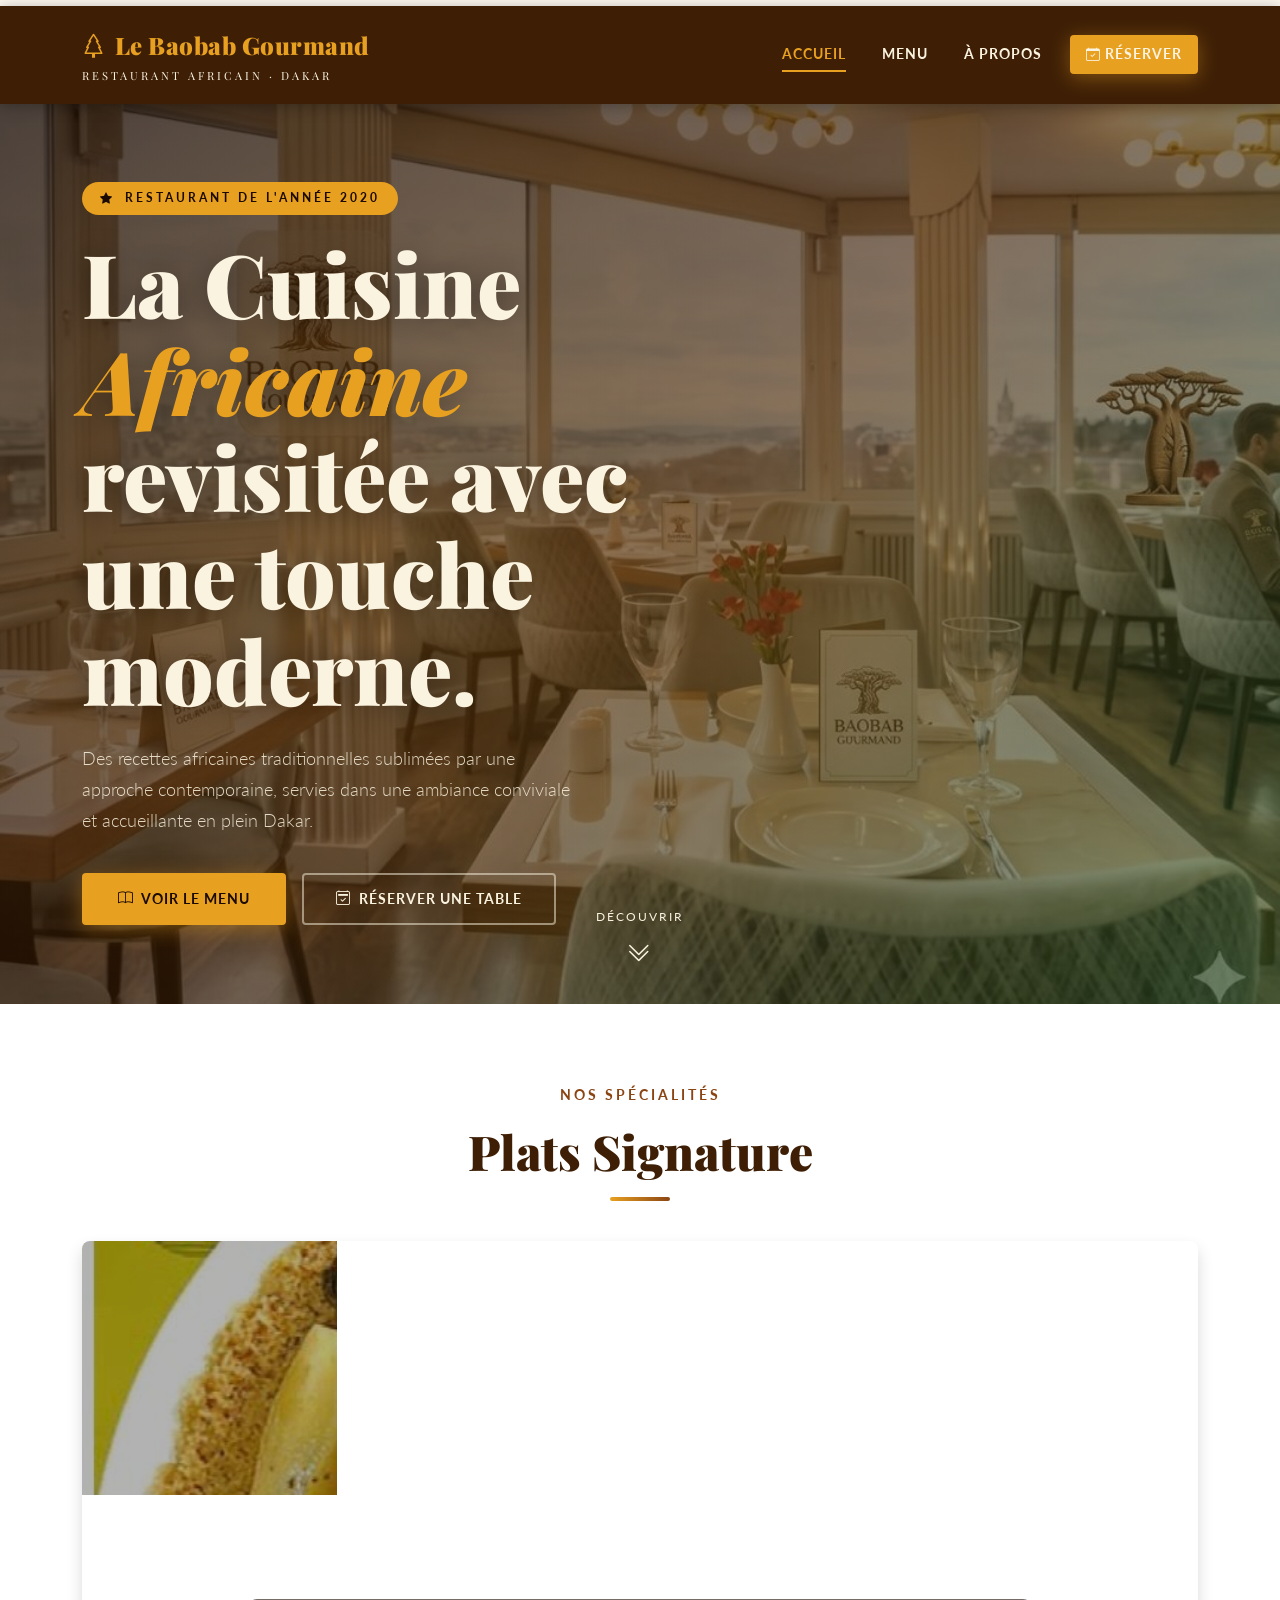
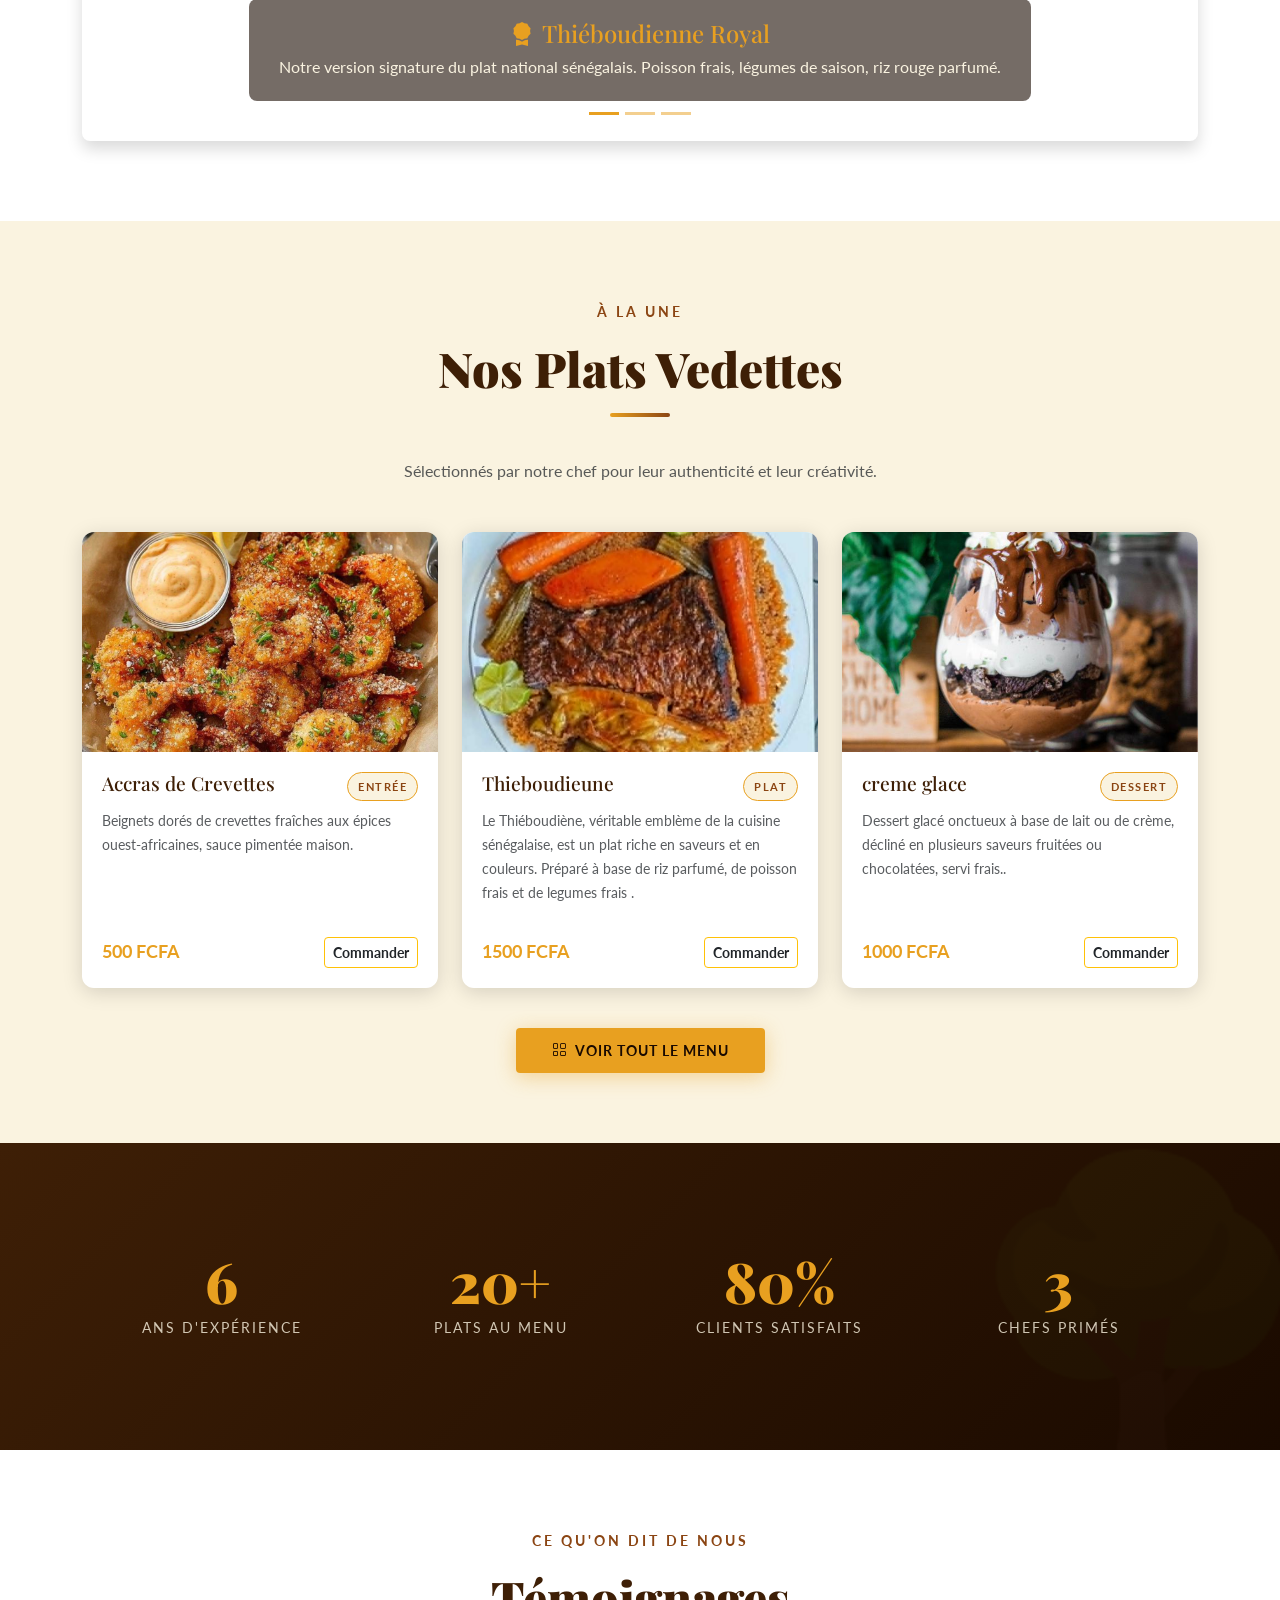
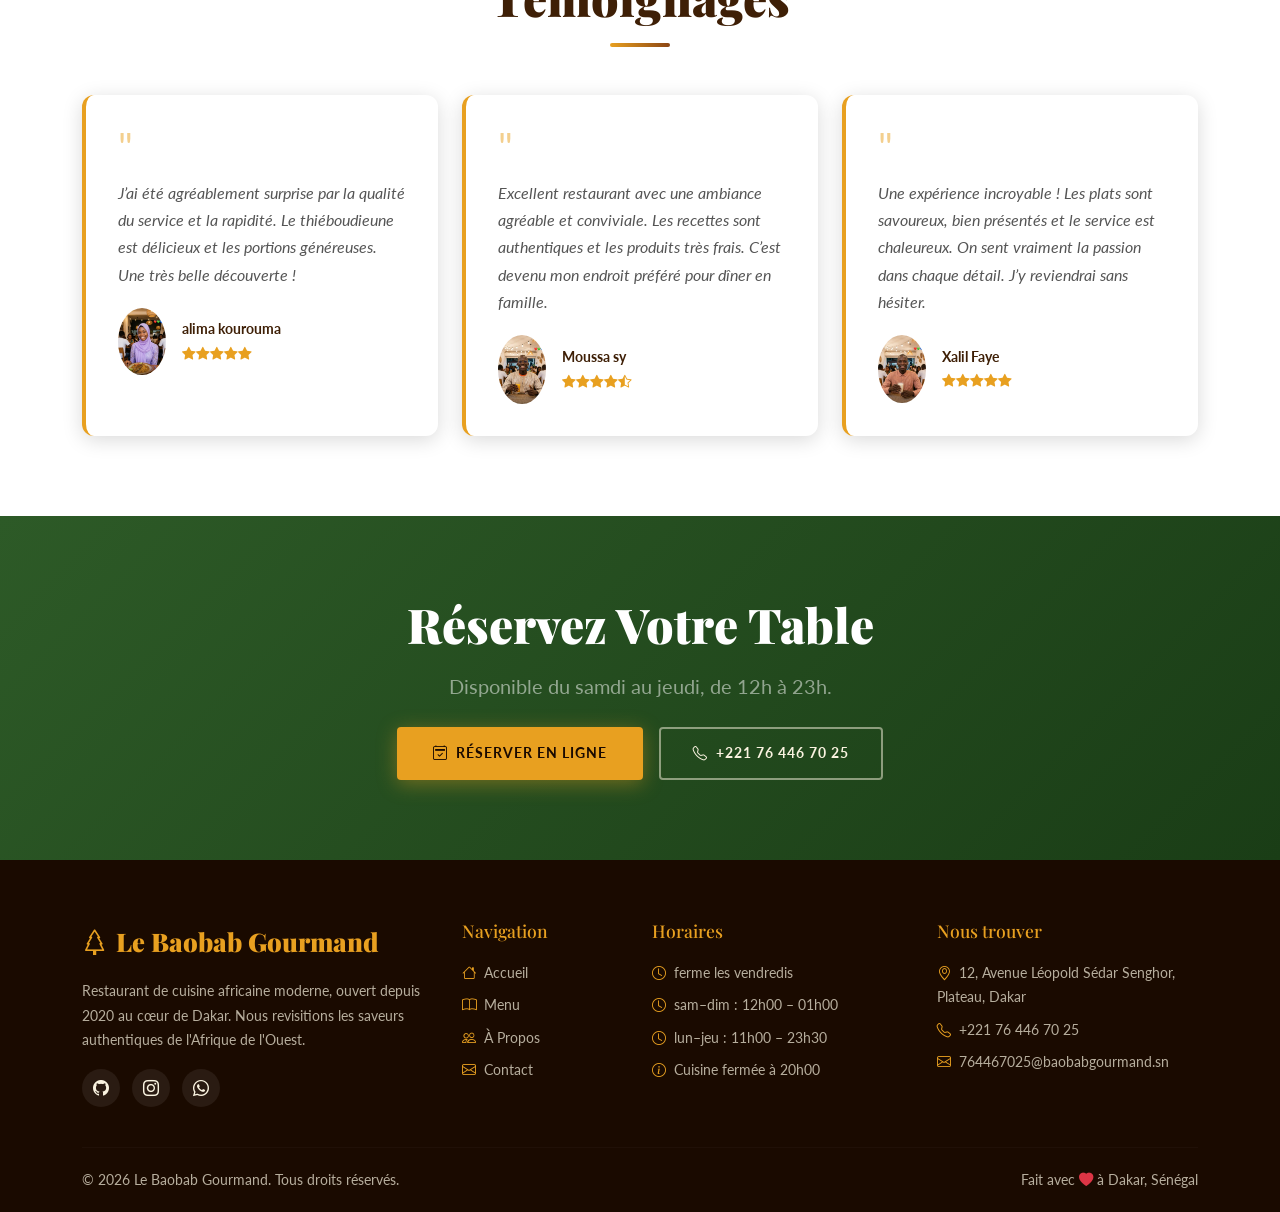
<file: index.html>
<!DOCTYPE html>
<html lang="fr">
<head>
  <meta charset="UTF-8">
  <meta name="viewport" content="width=device-width, initial-scale=1.0">
  <title>Accueil | Le Baobab Gourmand — Restaurant Africain à Dakar</title>
  <meta name="description" content="Le Baobab Gourmand, restaurant de cuisine africaine moderne à Dakar. Saveurs authentiques, ambiance chaleureuse.">
  <!-- Bootstrap 5 CSS -->
  <link href="https://cdn.jsdelivr.net/npm/bootstrap@5.3.3/dist/css/bootstrap.min.css" rel="stylesheet">
  <!-- Bootstrap Icons -->
  <link rel="stylesheet" href="https://cdn.jsdelivr.net/npm/bootstrap-icons@1.13.1/font/bootstrap-icons.min.css">
  <!-- CSS personnalisé -->
  <link rel="stylesheet" href="css/style.css">
</head>
<body>

  <!-- Bande décorative africaine -->
  <div class="motif-ligne"></div>

  <!-- ===== NAVBAR ===== -->
  <nav class="navbar navbar-expand-lg navbar-baobab sticky-top">
    <div class="container">
      <a class="navbar-brand navbar-brand-baobab" href="index.html">
        <i class="bi bi-tree me-2"></i>Le Baobab Gourmand
        <span>Restaurant Africain · Dakar</span>
      </a>
      <button class="navbar-toggler" type="button"
              data-bs-toggle="collapse" data-bs-target="#menuNav"
              aria-controls="menuNav" aria-expanded="false"
              aria-label="Ouvrir le menu">
        <span class="navbar-toggler-icon"></span>
      </button>
      <div class="collapse navbar-collapse" id="menuNav">
        <ul class="navbar-nav ms-auto align-items-lg-center gap-lg-1">
          <li class="nav-item"><a class="nav-link active" href="index.html">Accueil</a></li>
          <li class="nav-item"><a class="nav-link" href="menu.html">Menu</a></li>
          <li class="nav-item"><a class="nav-link" href="about.html">À Propos</a></li>
          <li class="nav-item ms-lg-2">
            <a class="nav-link btn-primaire px-3 py-2 text-decoration-none" href="contact.html">
              <i class="bi bi-calendar-check me-1"></i>Réserver
            </a>
          </li>
        </ul>
      </div>
    </div>
  </nav>

  <main>

    <!-- ===== HERO ===== -->
    <section class="hero-section" aria-label="Bannière principale">
      <div class="container position-relative z-1">
        <div class="row">
          <div class="col-lg-7">
            <div class="hero-badge">
              <i class="bi bi-star-fill me-1"></i> Restaurant de l'année 2020
            </div>
            <h1 class="hero-titre">
              La Cuisine<br>
              <em>Africaine</em><br>
              revisitée avec une touche moderne.
            </h1>
            <p class="hero-sous-titre">
              Des recettes africaines traditionnelles sublimées par une approche contemporaine, servies dans une ambiance conviviale et accueillante en plein Dakar.
            </p>
            <div class="hero-btns d-flex flex-wrap gap-3">
              <a href="menu.html" class="btn-primaire">
                <i class="bi bi-book me-2"></i>Voir le menu
              </a>
              <a href="contact.html" class="btn-secondaire">
                <i class="bi bi-calendar2-check me-2"></i>Réserver une table
              </a>
            </div>


          </div>
        </div>
      </div>
      <div class="hero-scroll" aria-hidden="true">
        Découvrir
        <i class="bi bi-chevron-double-down"></i>
      </div>
    </section>

    <!-- ===== CAROUSEL — Plats Signature ===== -->
    <section class="section-padding bg-white" aria-labelledby="carousel-titre">
      <div class="container">
        <div class="text-center mb-4 fade-in-scroll">
          <p class="section-sous-titre">Nos spécialités</p>
          <h2 class="section-titre" id="carousel-titre">Plats Signature</h2>
          <div class="separateur"></div>
        </div>

        <div id="carouselPlatSignature" class="carousel slide carousel-baobab fade-in-scroll"
             data-bs-ride="carousel" data-bs-interval="4000">
          <div class="carousel-indicators">
            <button type="button" data-bs-target="#carouselPlatSignature" data-bs-slide-to="0" class="active" aria-current="true" aria-label="Thiéboudienne"></button>
            <button type="button" data-bs-target="#carouselPlatSignature" data-bs-slide-to="1" aria-label="Yassa Poulet"></button>
            <button type="button" data-bs-target="#carouselPlatSignature" data-bs-slide-to="2" aria-label="Mafé Royal"></button>
          </div>

          <div class="carousel-inner rounded-3 overflow-hidden shadow">
            <!-- Diapo 1 -->
            <div class="carousel-item active">
              <img src="images/riz.jpeg"
                   class="d-block w-100"
                   alt="Thiéboudienne — riz au poisson sénégalais">
              <div class="carousel-caption">
                <h5><i class="bi bi-award-fill me-2"></i>Thiéboudienne Royal</h5>
                <p>Notre version signature du plat national sénégalais. Poisson frais, légumes de saison, riz rouge parfumé.</p>
              </div>
            </div>
            <!-- Diapo 2 -->
            <div class="carousel-item">
              <img src="images/yasa1.jpg"
                   class="d-block w-100"
                   alt="Yassa poulet citronné aux oignons">
              <div class="carousel-caption">
                <h5><i class="bi bi-award-fill me-2"></i>Yassa Poulet Gourmand</h5>
                <p>Poulet fermier mariné au citron et aux épices, servi sur un lit d'oignons confits dorés.</p>
              </div>
            </div>
            <!-- Diapo 3 -->
            <div class="carousel-item">
              <img src="images/MAFE.jpg"
                   class="d-block w-100"
                   alt="Mafé — ragoût à la pâte d'arachide">
              <div class="carousel-caption">
                <h5><i class="bi bi-award-fill me-2"></i>Mafé Royal</h5>
                <p>Agneau braisé dans une sauce onctueuse à la pâte d'arachide, garni de légumes racines.</p>
              </div>
            </div>
          </div>

          <button class="carousel-control-prev" type="button" data-bs-target="#carouselPlatSignature" data-bs-slide="prev">
            <span class="carousel-control-prev-icon" aria-hidden="true"></span>
            <span class="visually-hidden">Précédent</span>
          </button>
          <button class="carousel-control-next" type="button" data-bs-target="#carouselPlatSignature" data-bs-slide="next">
            <span class="carousel-control-next-icon" aria-hidden="true"></span>
            <span class="visually-hidden">Suivant</span>
          </button>
        </div>
      </div>
    </section>

    <!-- ===== PLATS VEDETTES ===== -->
    <section class="section-padding" style="background: var(--couleur-ivoire);" aria-labelledby="plats-vedettes-titre">
      <div class="container">
        <div class="text-center mb-5 fade-in-scroll">
          <p class="section-sous-titre">À la une</p>
          <h2 class="section-titre" id="plats-vedettes-titre">Nos Plats Vedettes</h2>
          <div class="separateur"></div>
          <p class="text-muted">Sélectionnés par notre chef pour leur authenticité et leur créativité.</p>
        </div>

        <div class="row g-4">
          <!-- Plat 1 -->
          <div class="col-md-6 col-lg-4 fade-in-scroll">
            <div class="plat-card card h-100">
              <div class="card-img-container">
                <img src="images/accras.jpeg"
                     class="card-img-top" alt="Accras de crevettes épicés">
              </div>
              <div class="card-body d-flex flex-column">
                <div class="d-flex justify-content-between align-items-start mb-2">
                  <h5 class="card-title mb-0">Accras de Crevettes</h5>
                  <span class="badge-categorie">Entrée</span>
                </div>
                <p class="card-text text-muted small flex-grow-1">
                  Beignets dorés de crevettes fraîches aux épices ouest-africaines, sauce pimentée maison.
                </p>
                <div class="d-flex justify-content-between align-items-center mt-3">
                  <span class="plat-prix"> 500 FCFA</span>
                  <a href="contact.html" class="btn btn-sm btn-outline-warning text-dark fw-bold">Commander</a>
                </div>
              </div>
            </div>
          </div>

          <!-- Plat 2 -->
          <div class="col-md-6 col-lg-4 fade-in-scroll">
            <div class="plat-card card h-100">
              <div class="card-img-container">
                <img src="images/thieb1.jpg"
                     class="card-img-top" alt="thiéboudieune Royal">
              </div>
              <div class="card-body d-flex flex-column">
                <div class="d-flex justify-content-between align-items-start mb-2">
                  <h5 class="card-title mb-0">Thieboudieune</h5>
                  <span class="badge-categorie">Plat</span>
                </div>
                <p class="card-text text-muted small flex-grow-1">
                  Le Thiéboudiène, véritable emblème de la cuisine sénégalaise, est un plat riche en saveurs et en couleurs. Préparé à base de riz parfumé, de poisson frais et de legumes frais .
                </p>
                <div class="d-flex justify-content-between align-items-center mt-3">
                  <span class="plat-prix">1500 FCFA</span>
                  <a href="contact.html" class="btn btn-sm btn-outline-warning text-dark fw-bold">Commander</a>
                </div>
              </div>
            </div>
          </div>

          <!-- Plat 3 -->
          <div class="col-md-6 col-lg-4 fade-in-scroll">
            <div class="plat-card card h-100">
              <div class="card-img-container">
                <img src="images/CREME.jpg"
                     class="card-img-top" alt="créme glace">
              </div>
              <div class="card-body d-flex flex-column">
                <div class="d-flex justify-content-between align-items-start mb-2">
                  <h5 class="card-title mb-0">creme glace</h5>
                  <span class="badge-categorie">Dessert</span>
                </div>
                <p class="card-text text-muted small flex-grow-1">
                  Dessert glacé onctueux à base de lait ou de crème, décliné en plusieurs saveurs fruitées ou chocolatées, servi frais..
                </p>
                <div class="d-flex justify-content-between align-items-center mt-3">
                  <span class="plat-prix">1000 FCFA</span>
                  <a href="contact.html" class="btn btn-sm btn-outline-warning text-dark fw-bold">Commander</a>
                </div>
              </div>
            </div>
          </div>
        </div>

        <div class="text-center mt-5 fade-in-scroll">
          <a href="menu.html" class="btn-primaire">
            <i class="bi bi-grid me-2"></i>Voir tout le menu
          </a>
        </div>
      </div>
    </section>

    <!-- ===== CHIFFRES ===== -->
    <section class="bg-baobab section-padding" aria-label="Nos chiffres clés">
      <div class="container">
        <div class="row g-0">
          <div class="col-6 col-md-3 fade-in-scroll">
            <div class="chiffre-item">
              <div class="nombre">6</div>
              <div class="label">Ans d'expérience</div>
            </div>
          </div>
          <div class="col-6 col-md-3 fade-in-scroll">
            <div class="chiffre-item">
              <div class="nombre">20+</div>
              <div class="label">Plats au menu</div>
            </div>
          </div>
          <div class="col-6 col-md-3 fade-in-scroll">
            <div class="chiffre-item">
              <div class="nombre">80%</div>
              <div class="label">Clients satisfaits</div>
            </div>
          </div>
          <div class="col-6 col-md-3 fade-in-scroll">
            <div class="chiffre-item">
              <div class="nombre">3</div>
              <div class="label">Chefs primés</div>
            </div>
          </div>
        </div>
      </div>
    </section>

    <!-- ===== TEMOIGNAGES ===== -->
    <section class="section-padding bg-white" aria-labelledby="temoignages-titre">
      <div class="container">
        <div class="text-center mb-5 fade-in-scroll">
          <p class="section-sous-titre">Ce qu'on dit de nous</p>
          <h2 class="section-titre" id="temoignages-titre">Témoignages</h2>
          <div class="separateur"></div>
        </div>

        <div class="row g-4">
          <div class="col-md-4 fade-in-scroll">
            <div class="temoignage-card">
              <div class="quote-icon">"</div>
              <p class="texte">J’ai été agréablement surprise par la qualité du service et la rapidité. Le thiéboudieune  est  délicieux et les portions généreuses. Une très belle découverte ! </p>
              <div class="d-flex align-items-center gap-3 mt-3">
                <img src="images/alima.jpeg" alt="Portrait de Alima kourouma" class="rounded-circle" width="48" height="48">
                <div>
                  <p class="auteur mb-0">alima kourouma</p>
                  <div class="etoiles"><i class="bi bi-star-fill"></i><i class="bi bi-star-fill"></i><i class="bi bi-star-fill"></i><i class="bi bi-star-fill"></i><i class="bi bi-star-fill"></i></div>
                </div>
              </div>
            </div>
          </div>

          <div class="col-md-4 fade-in-scroll">
            <div class="temoignage-card">
              <div class="quote-icon">"</div>
              <p class="texte"> Excellent restaurant avec une ambiance agréable et conviviale. Les recettes sont authentiques et les produits très frais. C’est devenu mon endroit préféré pour dîner en famille.</p>
              <div class="d-flex align-items-center gap-3 mt-3">
                <img src="images/moussa.jpeg" alt="Portrait de Moussa SY" class="rounded-circle" width="48" height="48">
                <div>
                  <p class="auteur mb-0">Moussa sy</p>
                  <div class="etoiles"><i class="bi bi-star-fill"></i><i class="bi bi-star-fill"></i><i class="bi bi-star-fill"></i><i class="bi bi-star-fill"></i><i class="bi bi-star-half"></i></div>
                </div>
              </div>
            </div>
          </div>

          <div class="col-md-4 fade-in-scroll">
            <div class="temoignage-card">
              <div class="quote-icon">"</div>
              <p class="texte">Une expérience incroyable ! Les plats sont savoureux, bien présentés et le service est chaleureux. On sent vraiment la passion dans chaque détail. J’y reviendrai sans hésiter. </p>
              <div class="d-flex align-items-center gap-3 mt-3">
                <img src="images/xalil.jpeg" alt="Portrait de Xalil Faye" class="rounded-circle" width="48" height="48">
                <div>
                  <p class="auteur mb-0">Xalil Faye</p>
                  <div class="etoiles"><i class="bi bi-star-fill"></i><i class="bi bi-star-fill"></i><i class="bi bi-star-fill"></i><i class="bi bi-star-fill"></i><i class="bi bi-star-fill"></i></div>
                </div>
              </div>
            </div>
          </div>
        </div>
      </div>
    </section>

    <!-- ===== CTA RÉSERVATION ===== -->
    <section class="section-padding" style="background: linear-gradient(135deg, var(--couleur-vert), #1a3d16);" aria-label="Appel à l'action réservation">
      <div class="container text-center fade-in-scroll">
        <h2 class="section-titre text-white mb-3">Réservez Votre Table</h2>
        <p class="text-white-50 mb-4 fs-5">Disponible du samdi au jeudi, de 12h à 23h.</p>
        <div class="d-flex justify-content-center gap-3 flex-wrap">
          <a href="contact.html" class="btn-primaire">
            <i class="bi bi-calendar2-check me-2"></i>Réserver en ligne
          </a>
          <a href="https://wa.me/221764467025" class="btn-secondaire">
            <i class="bi bi-telephone me-2"></i>+221 76 446 70 25
          </a>
        </div>
      </div>
    </section>

  </main>

  <footer>
    <div class="container">
      <div class="row g-4">
        <div class="col-lg-4 col-md-6">
          <div class="footer-brand mb-3">
            <i class="bi bi-tree me-2"></i>Le Baobab Gourmand
          </div>
          <p>Restaurant de cuisine africaine moderne, ouvert depuis 2020 au cœur de Dakar. Nous revisitions les saveurs authentiques de l'Afrique de l'Ouest.</p>
          <div class="social-links mt-3">
            <a href="https://dialloboussobally-crypto.github.io/mon-projet/" aria-label="GitHub"><i class="bi bi-github"></i></a>
            <a href="https://www.instagram.com/une_pretty_zey." aria-label="Instagram"><i class="bi bi-instagram"></i></a>
            <a href="https://wa.me/221764467025" aria-label="WhatsApp"><i class="bi bi-whatsapp"></i></a>
          </div>
        </div>
        <div class="col-lg-2 col-md-6">
          <h5>Navigation</h5>
          <ul>
            <li><a href="index.html"><i class="bi bi-house"></i>Accueil</a></li>
            <li><a href="menu.html"><i class="bi bi-book"></i>Menu</a></li>
            <li><a href="about.html"><i class="bi bi-people"></i>À Propos</a></li>
            <li><a href="contact.html"><i class="bi bi-envelope"></i>Contact</a></li>
          </ul>
        </div>
        <div class="col-lg-3 col-md-6">
          <h5>Horaires</h5>
          <ul>
            <li><i class="bi bi-clock"></i>ferme les vendredis </li>
            <li><i class="bi bi-clock"></i>sam–dim : 12h00 – 01h00</li>
            <li><i class="bi bi-clock"></i>lun–jeu : 11h00 – 23h30</li>
            <li><i class="bi bi-info-circle"></i>Cuisine fermée à 20h00</li>
          </ul>
        </div>
        <div class="col-lg-3 col-md-6">
          <h5>Nous trouver</h5>
          <ul>
            <li><i class="bi bi-geo-alt"></i>12, Avenue Léopold Sédar Senghor, Plateau, Dakar</li>
            <li><i class="bi bi-telephone"></i><a href="https://wa.me/221764467025">+221 76 446 70 25</a></li>
            <li><i class="bi bi-envelope"></i><a href="https://github.com/dialloboussobally-crypto/mon-projet">764467025@baobabgourmand.sn</a></li>
          </ul>
        </div>
      </div>
      <hr class="footer-divider">
      <div class="d-flex flex-wrap justify-content-between align-items-center footer-bottom">
        <p class="mb-0">© 2026 Le Baobab Gourmand. Tous droits réservés.</p>
        <p class="mb-0">Fait avec <i class="bi bi-heart-fill text-danger"></i> à Dakar, Sénégal</p>
      </div>
    </div>
  </footer>

  <!-- Bouton retour en haut -->
  <button id="btnTop" aria-label="Retour en haut de page">
    <i class="bi bi-arrow-up"></i>
  </button>

  <!-- Bootstrap JS -->
  <script src="https://cdn.jsdelivr.net/npm/bootstrap@5.3.3/dist/js/bootstrap.bundle.min.js"></script>
  <!-- JS personnalisé -->
  <script src="css/js/script.js"></script>
</body>
</html>
</file>
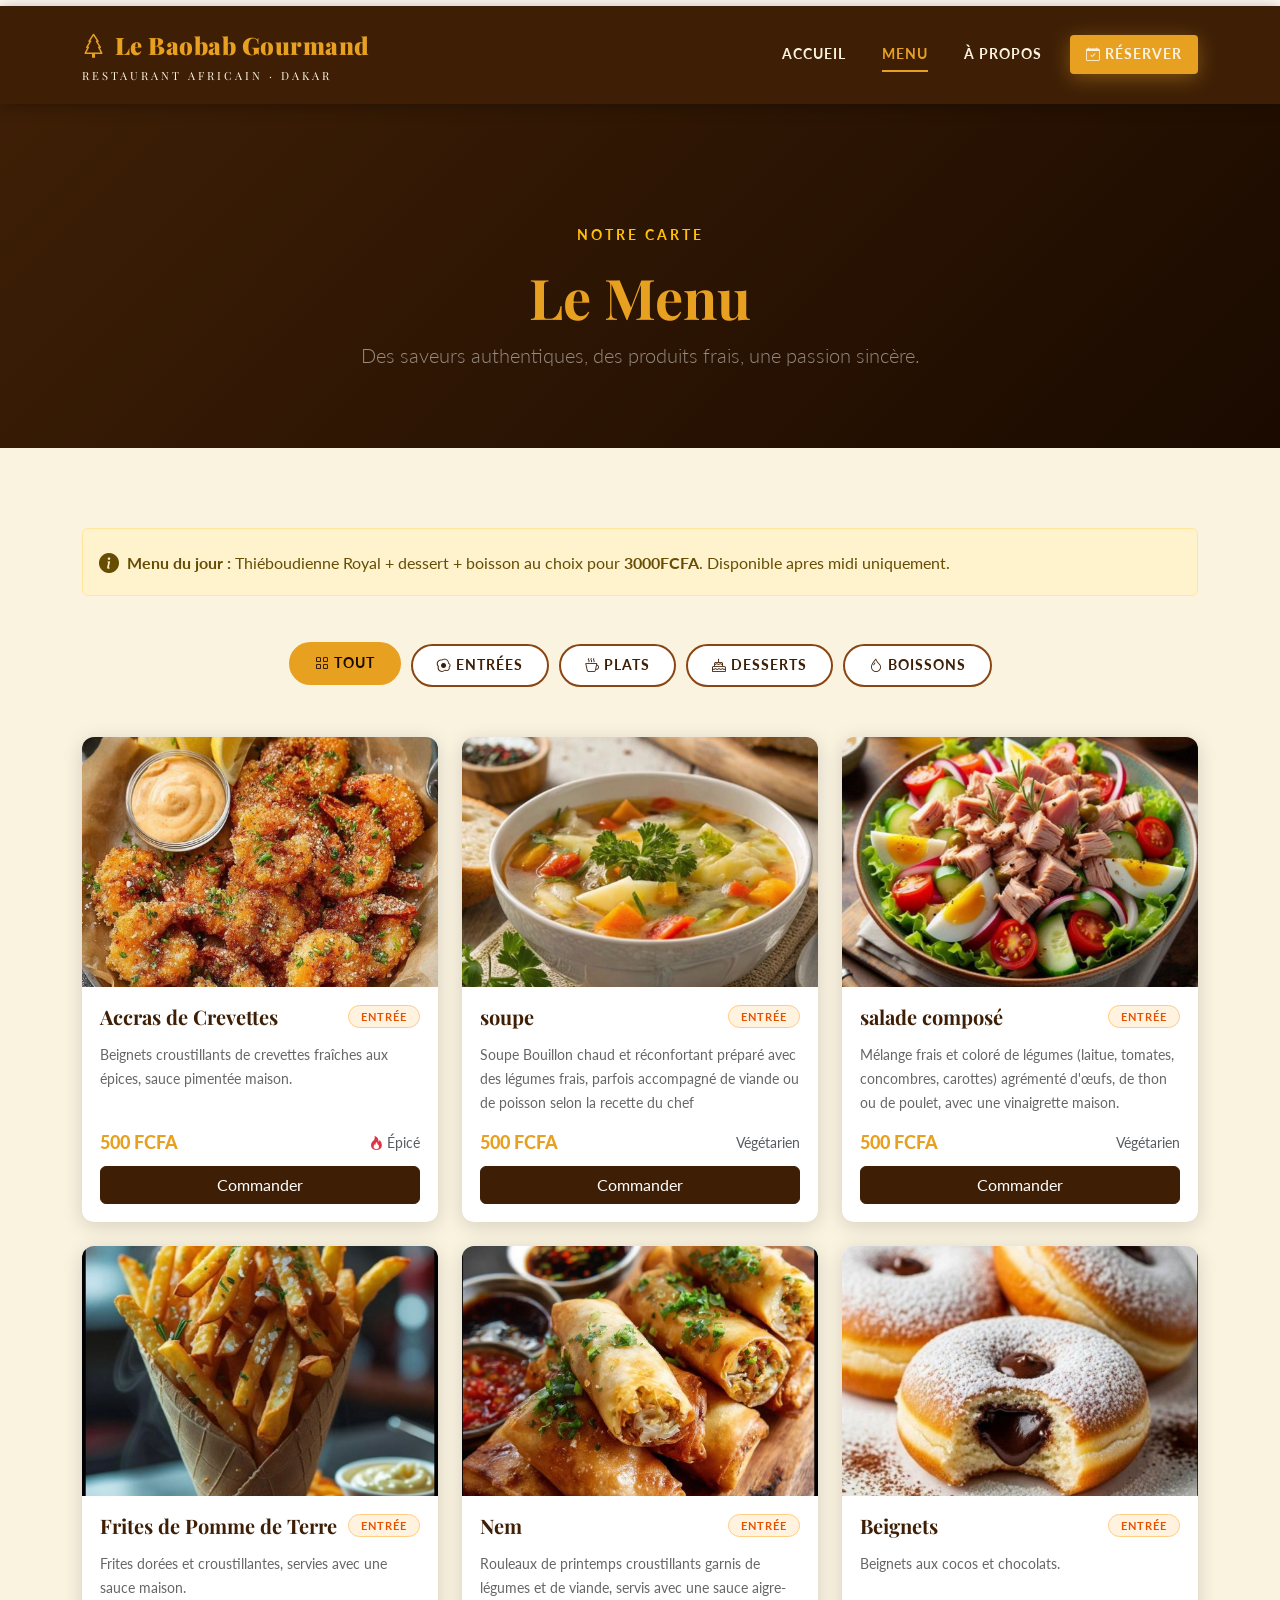
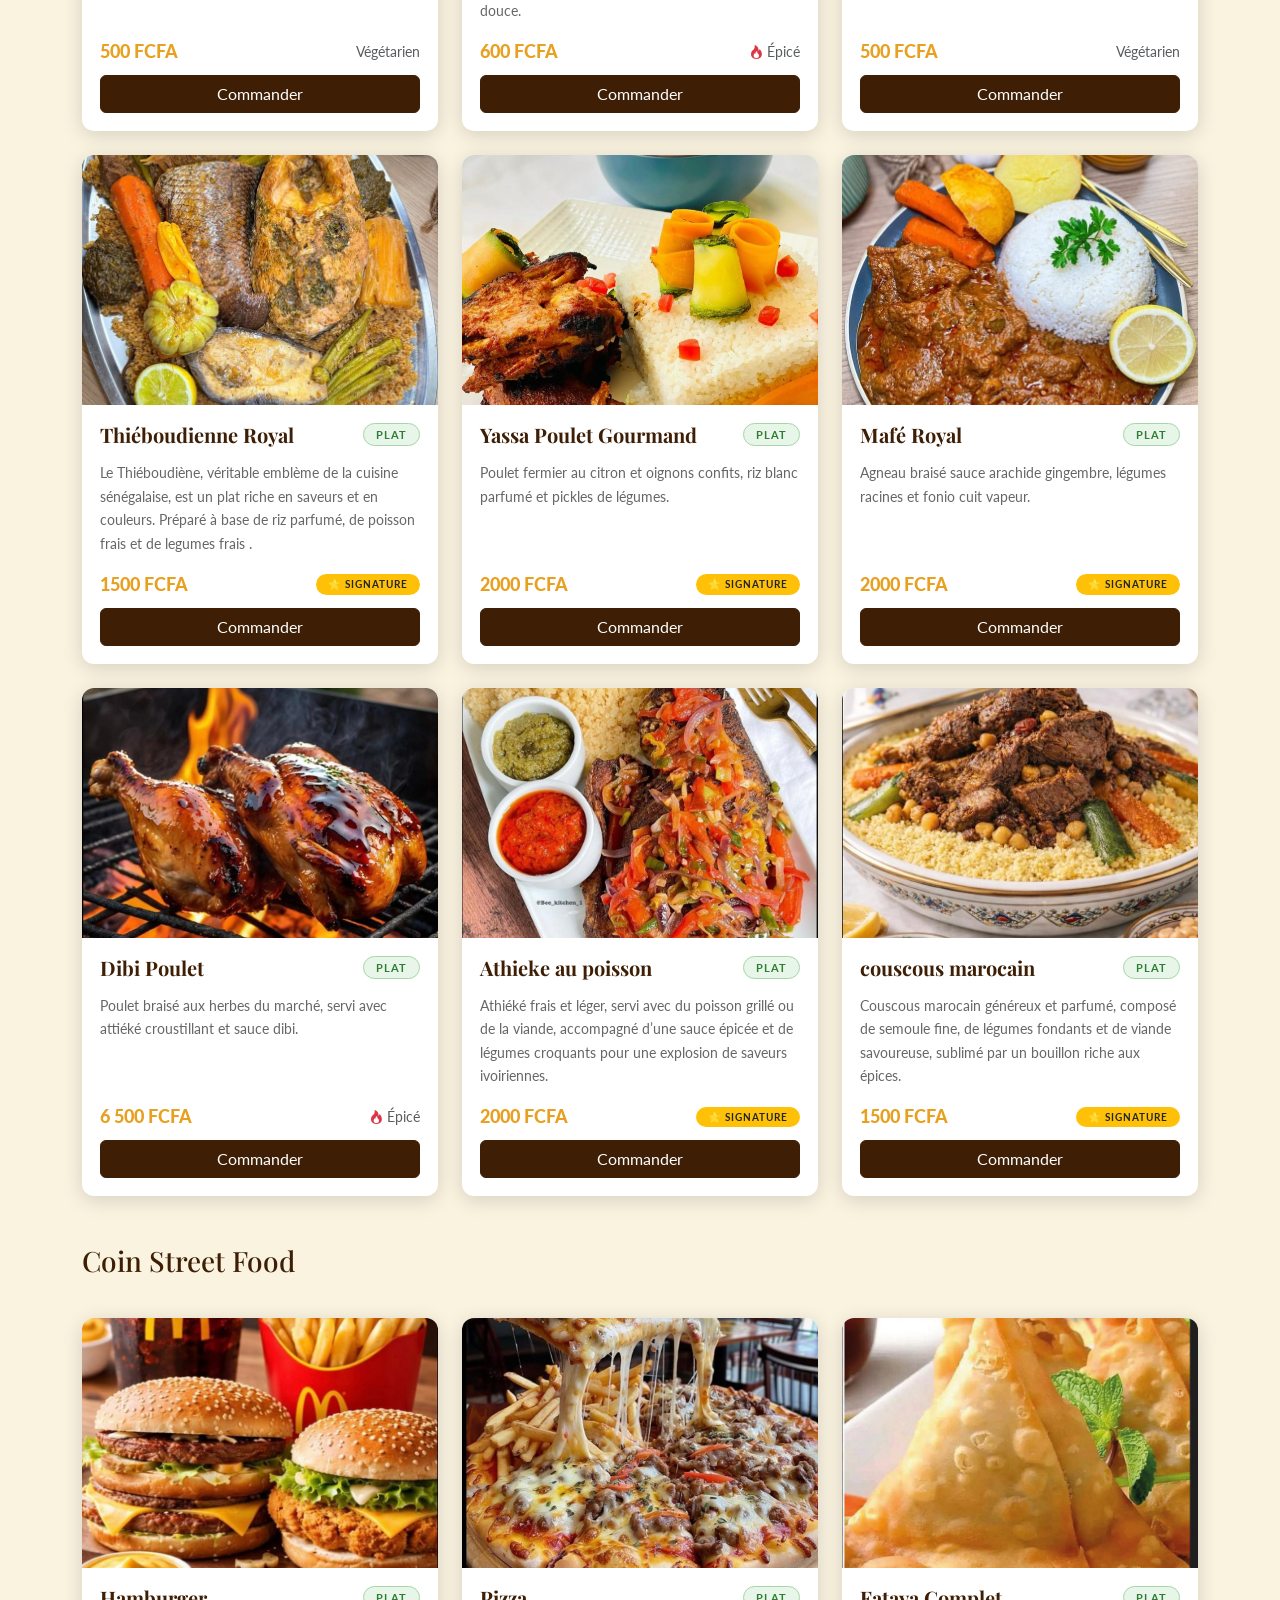
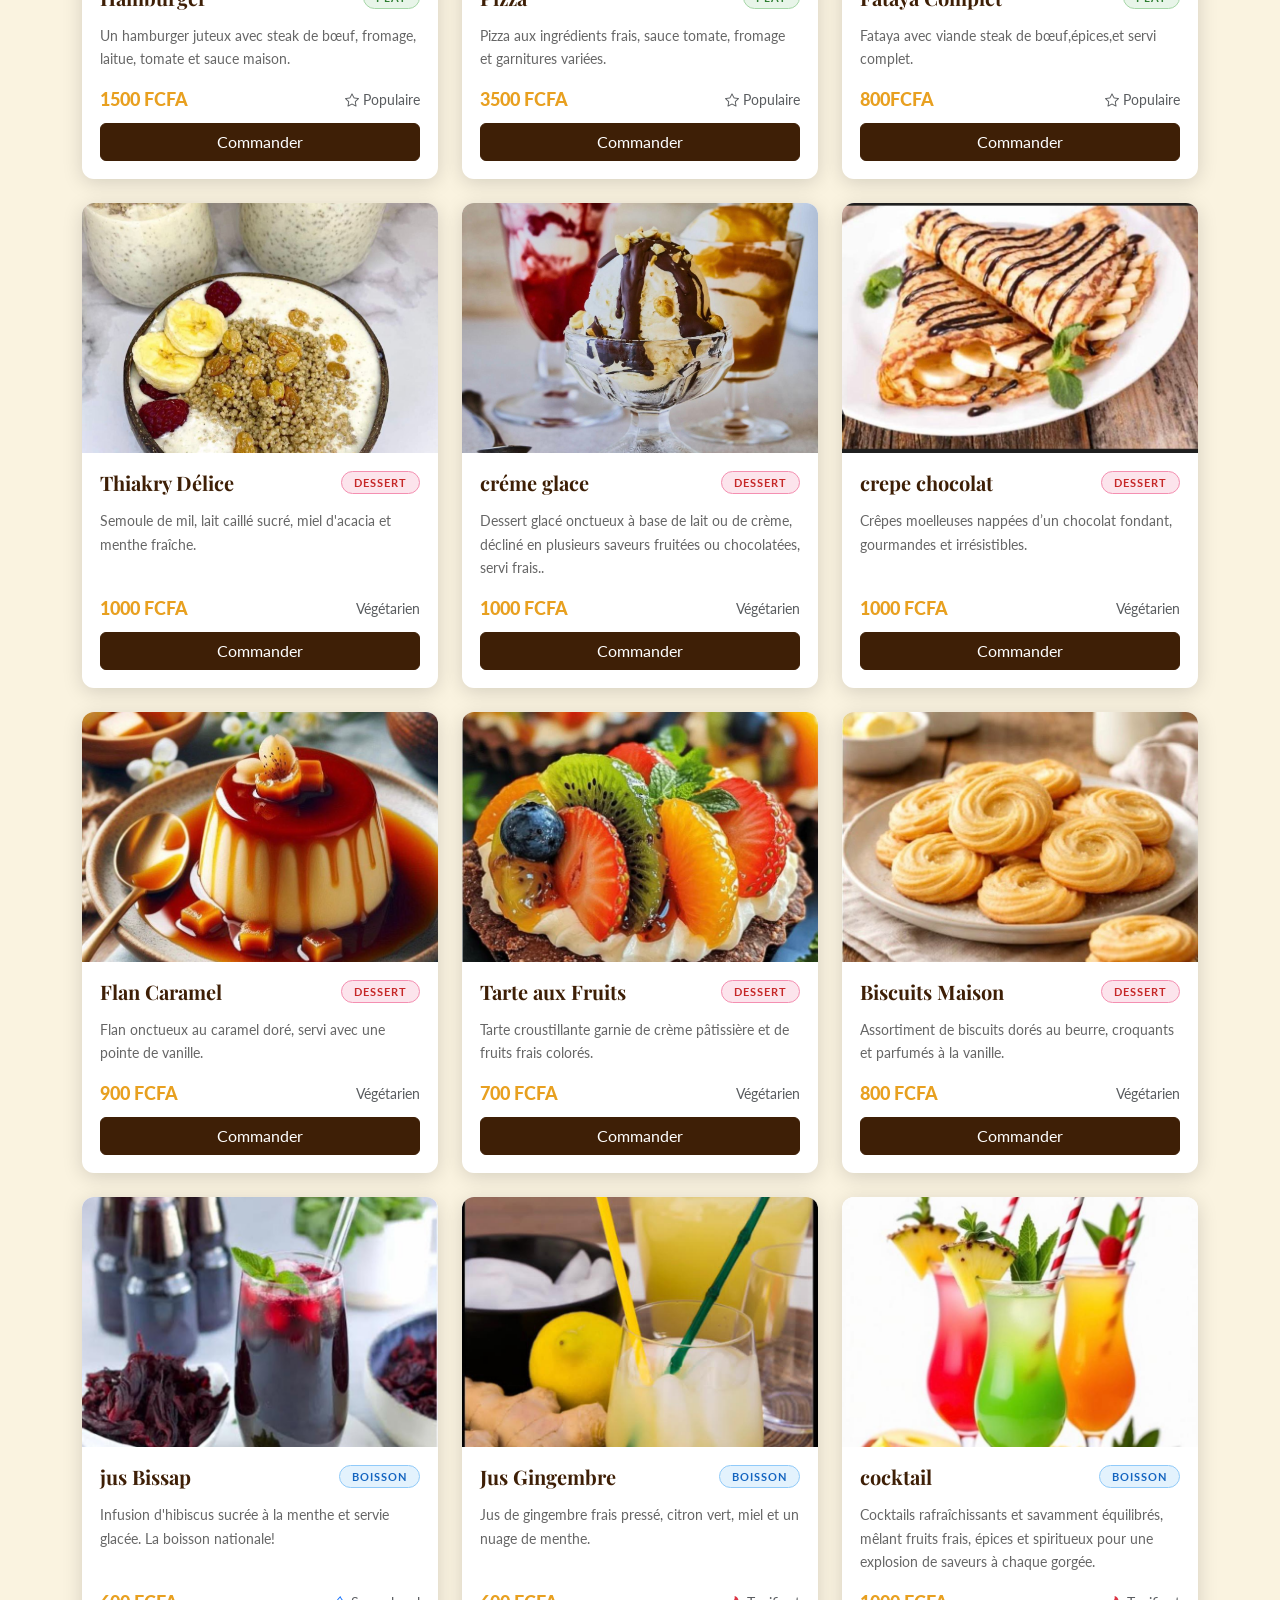
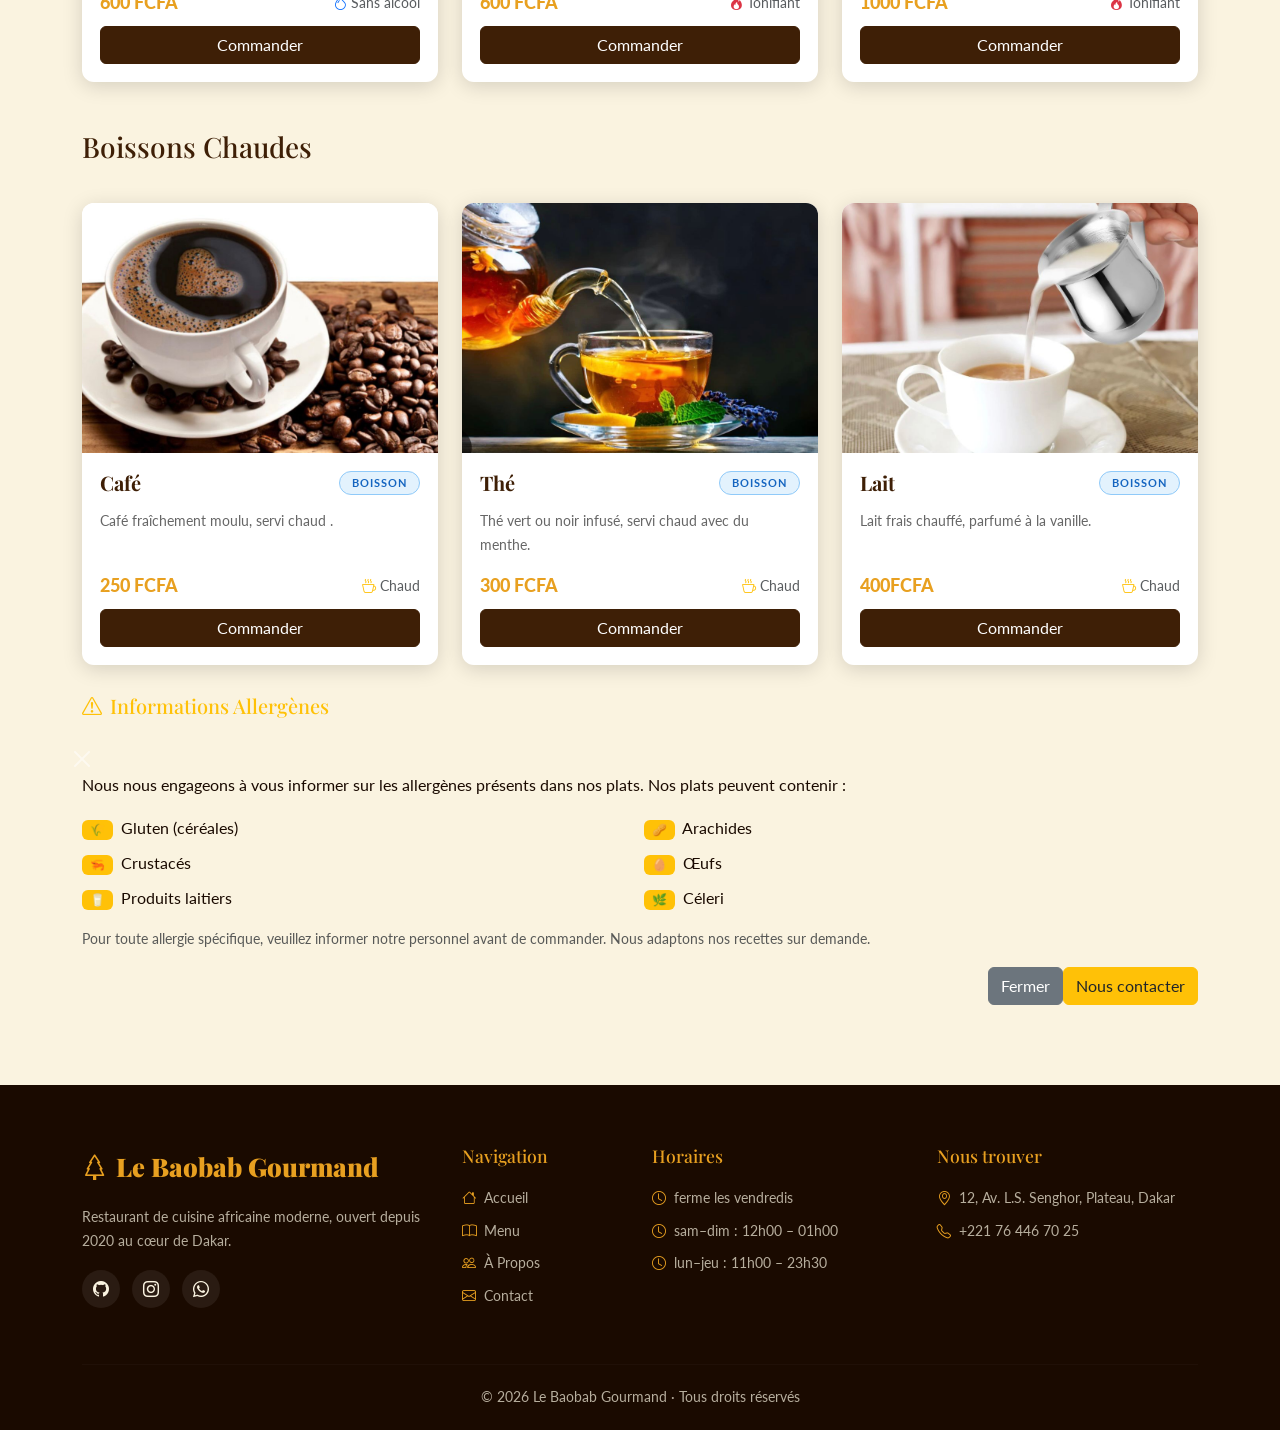
<file: menu.html>
<!DOCTYPE html>
<html lang="fr">
<head>
  <meta charset="UTF-8">
  <meta name="viewport" content="width=device-width, initial-scale=1.0">
  <title>Menu | Le Baobab Gourmand — Restaurant Africain à Dakar</title>
  <meta name="description" content="Découvrez notre menu complet : entrées, plats, desserts et boissons — cuisine africaine moderne.">
  <link href="https://cdn.jsdelivr.net/npm/bootstrap@5.3.3/dist/css/bootstrap.min.css" rel="stylesheet">
  <link rel="stylesheet" href="https://cdn.jsdelivr.net/npm/bootstrap-icons@1.13.1/font/bootstrap-icons.min.css">
  <link rel="stylesheet" href="css/style.css">
</head>
<body>

  <div class="motif-ligne"></div>

  <!-- ===== NAVBAR ===== -->
  <nav class="navbar navbar-expand-lg navbar-baobab sticky-top">
    <div class="container">
      <a class="navbar-brand navbar-brand-baobab" href="index.html">
        <i class="bi bi-tree me-2"></i>Le Baobab Gourmand
        <span>Restaurant Africain · Dakar</span>
      </a>
      <button class="navbar-toggler" type="button"
              data-bs-toggle="collapse" data-bs-target="#menuNav"
              aria-label="Ouvrir le menu">
        <span class="navbar-toggler-icon"></span>
      </button>
      <div class="collapse navbar-collapse" id="menuNav">
        <ul class="navbar-nav ms-auto align-items-lg-center gap-lg-1">
          <li class="nav-item"><a class="nav-link" href="index.html">Accueil</a></li>
          <li class="nav-item"><a class="nav-link active" href="menu.html">Menu</a></li>
          <li class="nav-item"><a class="nav-link" href="about.html">À Propos</a></li>
          <li class="nav-item ms-lg-2">
            <a class="nav-link btn-primaire px-3 py-2" href="contact.html">
              <i class="bi bi-calendar-check me-1"></i>Réserver
            </a>
          </li>
        </ul>
      </div>
    </div>
  </nav>

  <main>

    <!-- ===== PAGE HERO ===== -->
    <section class="page-hero" aria-label="En-tête de la page Menu">
      <div class="container">
        <p class="section-sous-titre text-warning">Notre carte</p>
        <h1 class="display-4 fw-bold">Le Menu</h1>
        <p class="lead text-white-50 mt-2">Des saveurs authentiques, des produits frais, une passion sincère.</p>
      </div>
    </section>

    <!-- ===== FILTRES + MENU ===== -->
    <section class="section-padding" style="background: var(--couleur-ivoire);" aria-labelledby="menu-titre">
      <div class="container">

        <!-- Alerte info -->
        <div class="alert alert-warning d-flex align-items-center gap-2 mb-5 fade-in-scroll" role="alert">
          <i class="bi bi-info-circle-fill fs-5"></i>
          <div>
            <strong>Menu du jour :</strong> Thiéboudienne Royal + dessert + boisson au choix pour <strong> 3000FCFA</strong>.
            Disponible apres midi uniquement.
          </div>
        </div>

        <!-- Filtres -->
        <div class="filtres-menu fade-in-scroll" role="group" aria-label="Filtrer le menu par catégorie">
          <button class="btn-filtre actif" data-filter="tout" type="button">
            <i class="bi bi-grid me-1"></i>Tout
          </button>
          <button class="btn-filtre" data-filter="entree" type="button">
            <i class="bi bi-egg-fried me-1"></i>Entrées
          </button>
          <button class="btn-filtre" data-filter="plat" type="button">
            <i class="bi bi-cup-hot me-1"></i>Plats
          </button>
          <button class="btn-filtre" data-filter="dessert" type="button">
            <i class="bi bi-cake me-1"></i>Desserts
          </button>
          <button class="btn-filtre" data-filter="boisson" type="button">
            <i class="bi bi-droplet me-1"></i>Boissons
          </button>
        </div>

        <!-- Grille des plats -->
        <div class="row g-4" id="grille-menu">

          <!-- ---- ENTRÉES ---- -->
          <div class="col-sm-6 col-lg-4 menu-card-item" data-categorie="entree">
            <div class="menu-card card h-100">
              <div class="img-wrapper">
                <img src="images/accras.jpeg"
                     class="card-img-top" alt="Accras de crevettes épicés">
              </div>
              <div class="card-body d-flex flex-column">
                <div class="d-flex justify-content-between align-items-start mb-2">
                  <h5 class="card-title">Accras de Crevettes</h5>
                  <span class="badge badge-entree">Entrée</span>
                </div>
                <p class="description flex-grow-1">Beignets croustillants de crevettes fraîches aux épices, sauce pimentée maison.</p>
                <div class="d-flex justify-content-between align-items-center">
                  <span class="prix">500 FCFA</span>
                  <small class="text-muted"><i class="bi bi-fire text-danger"></i> Épicé</small>
                </div>
                <a class="btn btn-primary mt-2" href="contact.html">Commander</a>
              </div>
            </div>
          </div>

          <div class="col-sm-6 col-lg-4 menu-card-item" data-categorie="entree">
            <div class="menu-card card h-100">
              <div class="img-wrapper">
                <img src="images/soupe.jpeg"
                     class="card-img-top" alt="soupe">
              </div>
              <div class="card-body d-flex flex-column">
                <div class="d-flex justify-content-between align-items-start mb-2">
                  <h5 class="card-title">soupe</h5>
                  <span class="badge badge-entree">Entrée</span>
                </div>
                <p class="description flex-grow-1">Soupe
Bouillon chaud et réconfortant préparé avec des légumes frais, parfois accompagné de viande ou de poisson selon la recette du chef</p>
                <div class="d-flex justify-content-between align-items-center">
                  <span class="prix">500 FCFA</span>
                  <small class="text-muted"><i class="bi bi-leaf text-success"></i> Végétarien</small>
                </div>
                <a class="btn btn-primary mt-2" href="contact.html">Commander</a>
              </div>
            </div>
          </div>

          <div class="col-sm-6 col-lg-4 menu-card-item" data-categorie="entree">
            <div class="menu-card card h-100">
              <div class="img-wrapper">
                <img src="images/salade.jpeg"
                     class="card-img-top" alt="salade compose">
              </div>
              <div class="card-body d-flex flex-column">
                <div class="d-flex justify-content-between align-items-start mb-2">
                  <h5 class="card-title">salade composé</h5>
                  <span class="badge badge-entree">Entrée</span>
                </div>
                <p class="description flex-grow-1">Mélange frais et coloré de légumes (laitue, tomates, concombres, carottes) agrémenté d'œufs, de thon ou de poulet, avec une vinaigrette maison.</p>
                <div class="d-flex justify-content-between align-items-center">
                  <span class="prix">500 FCFA</span>
                  <small class="text-muted"><i class="bi bi-leaf text-success"></i> Végétarien</small>
                </div>
                <a class="btn btn-primary mt-2" href="contact.html">Commander</a>
              </div>
            </div>
          </div>

          <div class="col-sm-6 col-lg-4 menu-card-item" data-categorie="entree">
            <div class="menu-card card h-100">
              <div class="img-wrapper">
                <img src="images/frit.jpeg"
                     class="card-img-top" alt="Frites de pomme de terre">
              </div>
              <div class="card-body d-flex flex-column">
                <div class="d-flex justify-content-between align-items-start mb-2">
                  <h5 class="card-title">Frites de Pomme de Terre</h5>
                  <span class="badge badge-entree">Entrée</span>
                </div>
                <p class="description flex-grow-1">Frites dorées et croustillantes, servies avec une sauce maison.</p>
                <div class="d-flex justify-content-between align-items-center">
                  <span class="prix">500 FCFA</span>
                  <small class="text-muted"><i class="bi bi-leaf text-success"></i> Végétarien</small>
                </div>
                <a class="btn btn-primary mt-2" href="contact.html">Commander</a>
              </div>
            </div>
          </div>

          <div class="col-sm-6 col-lg-4 menu-card-item" data-categorie="entree">
            <div class="menu-card card h-100">
              <div class="img-wrapper">
                <img src="images/nem.jpeg"
                     class="card-img-top" alt="Nem vietnamien">
              </div>
              <div class="card-body d-flex flex-column">
                <div class="d-flex justify-content-between align-items-start mb-2">
                  <h5 class="card-title">Nem</h5>
                  <span class="badge badge-entree">Entrée</span>
                </div>
                <p class="description flex-grow-1">Rouleaux de printemps croustillants garnis de légumes et de viande, servis avec une sauce aigre-douce.</p>
                <div class="d-flex justify-content-between align-items-center">
                  <span class="prix">600 FCFA</span>
                  <small class="text-muted"><i class="bi bi-fire text-danger"></i> Épicé</small>
                </div>
                <a class="btn btn-primary mt-2" href="contact.html">Commander</a>
              </div>
            </div>
          </div>

          <div class="col-sm-6 col-lg-4 menu-card-item" data-categorie="entree">
            <div class="menu-card card h-100">
              <div class="img-wrapper">
                <img src="images/baignet.jpeg"
                     class="card-img-top" alt="Beignets de légumes">
              </div>
              <div class="card-body d-flex flex-column">
                <div class="d-flex justify-content-between align-items-start mb-2">
                  <h5 class="card-title">Beignets</h5>
                  <span class="badge badge-entree">Entrée</span>
                </div>
                <p class="description flex-grow-1">Beignets aux cocos et chocolats.</p>
                <div class="d-flex justify-content-between align-items-center">
                  <span class="prix">500 FCFA</span>
                  <small class="text-muted"><i class="bi bi-leaf text-success"></i> Végétarien</small>
                </div>
                <a class="btn btn-primary mt-2" href="contact.html">Commander</a>
              </div>
            </div>
          </div>

          <!-- ---- PLATS ---- -->
          <div class="col-sm-6 col-lg-4 menu-card-item" data-categorie="plat">
            <div class="menu-card card h-100">
              <div class="img-wrapper">
                <img src="images/THIEB.jpg"
                     class="card-img-top" alt="Thiéboudienne riz au poisson">
              </div>
              <div class="card-body d-flex flex-column">
                <div class="d-flex justify-content-between align-items-start mb-2">
                  <h5 class="card-title">Thiéboudienne Royal</h5>
                  <span class="badge badge-plat">Plat</span>
                </div>
                <p class="description flex-grow-1">Le Thiéboudiène, véritable emblème de la cuisine sénégalaise, est un plat riche en saveurs et en couleurs. Préparé à base de riz parfumé, de poisson frais et de legumes frais .</p>
                <div class="d-flex justify-content-between align-items-center">
                  <span class="prix">1500 FCFA</span>
                  <span class="badge bg-warning text-dark" style="font-size:0.65rem;">⭐ Signature</span>
                </div>
                <a class="btn btn-primary mt-2" href="contact.html">Commander</a>
              </div>
            </div>
          </div>

          <div class="col-sm-6 col-lg-4 menu-card-item" data-categorie="plat">
            <div class="menu-card card h-100">
              <div class="img-wrapper">
                <img src="images/YASA.jpg"
                     class="card-img-top" alt="Yassa poulet au citron">
              </div>
              <div class="card-body d-flex flex-column">
                <div class="d-flex justify-content-between align-items-start mb-2">
                  <h5 class="card-title">Yassa Poulet Gourmand</h5>
                  <span class="badge badge-plat">Plat</span>
                </div>
                <p class="description flex-grow-1">Poulet fermier au citron et oignons confits, riz blanc parfumé et pickles de légumes.</p>
                <div class="d-flex justify-content-between align-items-center">
                  <span class="prix">2000 FCFA</span>
                  <span class="badge bg-warning text-dark" style="font-size:0.65rem;">⭐ Signature</span>
                </div>
                <a class="btn btn-primary mt-2" href="contact.html">Commander</a>
              </div>
            </div>
          </div>

          <div class="col-sm-6 col-lg-4 menu-card-item" data-categorie="plat">
            <div class="menu-card card h-100">
              <div class="img-wrapper">
                <img src="images/MAFE.jpg"
                     class="card-img-top" alt="Mafé agneau sauce arachide">
              </div>
              <div class="card-body d-flex flex-column">
                <div class="d-flex justify-content-between align-items-start mb-2">
                  <h5 class="card-title">Mafé Royal</h5>
                  <span class="badge badge-plat">Plat</span>
                </div>
                <p class="description flex-grow-1">Agneau braisé sauce arachide gingembre, légumes racines et fonio cuit vapeur.</p>
                <div class="d-flex justify-content-between align-items-center">
                  <span class="prix">2000 FCFA</span>
                  <span class="badge bg-warning text-dark" style="font-size:0.65rem;">⭐ Signature</span>
                </div>
                <a class="btn btn-primary mt-2" href="contact.html">Commander</a>
              </div>
            </div>
          </div>

          <div class="col-sm-6 col-lg-4 menu-card-item" data-categorie="plat">
            <div class="menu-card card h-100">
              <div class="img-wrapper">
                <img src="images/dibi.jpeg"
                     class="card-img-top" alt="Poulet braisé dibi">
              </div>
              <div class="card-body d-flex flex-column">
                <div class="d-flex justify-content-between align-items-start mb-2">
                  <h5 class="card-title">Dibi Poulet</h5>
                  <span class="badge badge-plat">Plat</span>
                </div>
                <p class="description flex-grow-1">Poulet braisé aux herbes du marché, servi avec attiéké croustillant et sauce dibi.</p>
                <div class="d-flex justify-content-between align-items-center">
                  <span class="prix">6 500 FCFA</span>
                  <small class="text-muted"><i class="bi bi-fire text-danger"></i> Épicé</small>
                </div>
                <a class="btn btn-primary mt-2" href="contact.html">Commander</a>
              </div>
            </div>
          </div>

<div class="col-sm-6 col-lg-4 menu-card-item" data-categorie="plat">
            <div class="menu-card card h-100">
              <div class="img-wrapper">
                <img src="images/athie.jpeg"
                     class="card-img-top" alt="athieke poisson">
              </div>
              <div class="card-body d-flex flex-column">
                <div class="d-flex justify-content-between align-items-start mb-2">
                  <h5 class="card-title">Athieke au poisson</h5>
                  <span class="badge badge-plat">Plat</span>
                </div>
                <p class="description flex-grow-1">Athiéké frais et léger, servi avec du poisson grillé ou de la viande, accompagné d’une sauce épicée et de légumes croquants pour une explosion de saveurs ivoiriennes.</p>
                <div class="d-flex justify-content-between align-items-center">
                  <span class="prix">2000 FCFA</span>
                  <span class="badge bg-warning text-dark" style="font-size:0.65rem;">⭐ Signature</span>
                </div>
                <a class="btn btn-primary mt-2" href="contact.html">Commander</a>
              </div>
            </div>
          </div>

          <div class="col-sm-6 col-lg-4 menu-card-item" data-categorie="plat">
            <div class="menu-card card h-100">
              <div class="img-wrapper">
                <img src="images/cous.jpeg"
                     class="card-img-top" alt="couscous marocain">
              </div>
              <div class="card-body d-flex flex-column">
                <div class="d-flex justify-content-between align-items-start mb-2">
                  <h5 class="card-title">couscous marocain</h5>
                  <span class="badge badge-plat">Plat</span>
                </div>
                <p class="description flex-grow-1">Couscous marocain généreux et parfumé, composé de semoule fine, de légumes fondants et de viande savoureuse, sublimé par un bouillon riche aux épices.</p>
                <div class="d-flex justify-content-between align-items-center">
                  <span class="prix">1500 FCFA</span>
                  <span class="badge bg-warning text-dark" style="font-size:0.65rem;">⭐ Signature</span>
                </div>
                <a class="btn btn-primary mt-2" href="contact.html">Commander</a>
              </div>
            </div>
          </div>

          <div class="col-12" id="coin-street-food-title">
            <h3 class="mt-4 mb-3">Coin Street Food</h3>
          </div>

          <div class="col-sm-6 col-lg-4 menu-card-item" data-categorie="plat">
            <div class="menu-card card h-100">
              <div class="img-wrapper">
                <img src="images/burg.jpeg"
                     class="card-img-top" alt="Hamburger ">
              </div>
              <div class="card-body d-flex flex-column">
                <div class="d-flex justify-content-between align-items-start mb-2">
                  <h5 class="card-title">Hamburger</h5>
                  <span class="badge badge-plat">Plat</span>
                </div>
                <p class="description flex-grow-1">Un hamburger juteux avec steak de bœuf, fromage, laitue, tomate et sauce maison.</p>
                <div class="d-flex justify-content-between align-items-center">
                  <span class="prix">1500 FCFA</span>
                  <small class="text-muted"><i class="bi bi-star"></i> Populaire</small>
                </div>
                <a class="btn btn-primary mt-2" href="contact.html">Commander</a>
              </div>
            </div>
          </div>

          <div class="col-sm-6 col-lg-4 menu-card-item" data-categorie="plat">
            <div class="menu-card card h-100">
              <div class="img-wrapper">
                <img src="images/pizz.jpeg"
                     class="card-img-top" alt="Pizza">
              </div>
              <div class="card-body d-flex flex-column">
                <div class="d-flex justify-content-between align-items-start mb-2">
                  <h5 class="card-title">Pizza</h5>
                  <span class="badge badge-plat">Plat</span>
                </div>
                <p class="description flex-grow-1">Pizza aux ingrédients frais, sauce tomate, fromage et garnitures variées.</p>
                <div class="d-flex justify-content-between align-items-center">
                  <span class="prix">3500 FCFA</span>
                  <small class="text-muted"><i class="bi bi-star"></i> Populaire</small>
                </div>
                <a class="btn btn-primary mt-2" href="contact.html">Commander</a>
              </div>
            </div>
          </div>

          <div class="col-sm-6 col-lg-4 menu-card-item" data-categorie="plat">
            <div class="menu-card card h-100">
              <div class="img-wrapper">
                <img src="images/fataya.jpeg"
                     class="card-img-top" alt="Fataya Complet ">
              </div>
              <div class="card-body d-flex flex-column">
                <div class="d-flex justify-content-between align-items-start mb-2">
                  <h5 class="card-title">Fataya Complet</h5>
                  <span class="badge badge-plat">Plat</span>
                </div>
                <p class="description flex-grow-1">Fataya avec viande steak de bœuf,épices,et servi complet.</p>
                <div class="d-flex justify-content-between align-items-center">
                  <span class="prix">800FCFA</span>
                  <small class="text-muted"><i class="bi bi-star"></i> Populaire</small>
                </div>
                <a class="btn btn-primary mt-2" href="contact.html">Commander</a>
              </div>
            </div>
          </div>


          <!-- ---- DESSERTS ---- -->
          <div class="col-sm-6 col-lg-4 menu-card-item" data-categorie="dessert">
            <div class="menu-card card h-100">
              <div class="img-wrapper">
                <img src="images/THIAKRY.jpg"
                     class="card-img-top" alt="Thiakry delice">
              </div>
              <div class="card-body d-flex flex-column">
                <div class="d-flex justify-content-between align-items-start mb-2">
                  <h5 class="card-title">Thiakry Délice</h5>
                  <span class="badge badge-dessert">Dessert</span>
                </div>
                <p class="description flex-grow-1">Semoule de mil, lait caillé sucré, miel d'acacia et menthe fraîche.</p>
                <div class="d-flex justify-content-between align-items-center">
                  <span class="prix">1000 FCFA</span>
                  <small class="text-muted"><i class="bi bi-leaf text-success"></i> Végétarien</small>
                </div>
                <a class="btn btn-primary mt-2" href="contact.html">Commander</a>
              </div>
            </div>
          </div>

         <div class="col-sm-6 col-lg-4 menu-card-item" data-categorie="dessert">
            <div class="menu-card card h-100">
              <div class="img-wrapper">
                <img src="images/CREME1.jpg"
                   class="card-img-top" alt="creme glace">
              </div>
              <div class="card-body d-flex flex-column">
                <div class="d-flex justify-content-between align-items-start mb-2">
                  <h5 class="card-title">créme glace</h5>
                  <span class="badge badge-dessert">Dessert</span>
                </div>
                <p class="description flex-grow-1">Dessert glacé onctueux à base de lait ou de crème, décliné en plusieurs saveurs fruitées ou chocolatées, servi frais..</p>
                <div class="d-flex justify-content-between align-items-center">
                  <span class="prix">1000 FCFA</span>
                  <small class="text-muted"><i class="bi bi-leaf text-success"></i> Végétarien</small>
                </div>
                <a class="btn btn-primary mt-2" href="contact.html">Commander</a>
              </div>
            </div>
          </div>

<div class="col-sm-6 col-lg-4 menu-card-item" data-categorie="dessert">
            <div class="menu-card card h-100">
              <div class="img-wrapper">
                <img src="images/CREPE.jpg"
                   class="card-img-top" alt="crepe chocolat">
              </div>
              <div class="card-body d-flex flex-column">
                <div class="d-flex justify-content-between align-items-start mb-2">
                  <h5 class="card-title">crepe chocolat</h5>
                  <span class="badge badge-dessert">Dessert</span>
                </div>
                <p class="description flex-grow-1">Crêpes moelleuses nappées d’un chocolat fondant, gourmandes et irrésistibles.</p>
                <div class="d-flex justify-content-between align-items-center">
                  <span class="prix">1000 FCFA</span>
                  <small class="text-muted"><i class="bi bi-leaf text-success"></i> Végétarien</small>
                </div>                <a class="btn btn-primary mt-2" href="contact.html">Commander</a>              </div>
            </div>
          </div>

          <div class="col-sm-6 col-lg-4 menu-card-item" data-categorie="dessert">
            <div class="menu-card card h-100">
              <div class="img-wrapper">
                <img src="images/flan.jpeg"
                     class="card-img-top" alt="Flan caramel">
              </div>
              <div class="card-body d-flex flex-column">
                <div class="d-flex justify-content-between align-items-start mb-2">
                  <h5 class="card-title">Flan Caramel</h5>
                  <span class="badge badge-dessert">Dessert</span>
                </div>
                <p class="description flex-grow-1">Flan onctueux au caramel doré, servi avec une pointe de vanille.</p>
                <div class="d-flex justify-content-between align-items-center">
                  <span class="prix">900 FCFA</span>
                  <small class="text-muted"><i class="bi bi-leaf text-success"></i> Végétarien</small>
                </div>
                <a class="btn btn-primary mt-2" href="contact.html">Commander</a>
              </div>
            </div>
          </div>

          <div class="col-sm-6 col-lg-4 menu-card-item" data-categorie="dessert">
            <div class="menu-card card h-100">
              <div class="img-wrapper">
                <img src="images/tarte.jpeg"
                     class="card-img-top" alt="Tarte aux fruits">
              </div>
              <div class="card-body d-flex flex-column">
                <div class="d-flex justify-content-between align-items-start mb-2">
                  <h5 class="card-title">Tarte aux Fruits</h5>
                  <span class="badge badge-dessert">Dessert</span>
                </div>
                <p class="description flex-grow-1">Tarte croustillante garnie de crème pâtissière et de fruits frais colorés.</p>
                <div class="d-flex justify-content-between align-items-center">
                  <span class="prix">700 FCFA</span>
                  <small class="text-muted"><i class="bi bi-leaf text-success"></i> Végétarien</small>
                </div>
                <a class="btn btn-primary mt-2" href="contact.html">Commander</a>
              </div>
            </div>
          </div>

          <div class="col-sm-6 col-lg-4 menu-card-item" data-categorie="dessert">
            <div class="menu-card card h-100">
              <div class="img-wrapper">
                <img src="images/biscuit.jpeg"
                     class="card-img-top" alt="Biscuits maison">
              </div>
              <div class="card-body d-flex flex-column">
                <div class="d-flex justify-content-between align-items-start mb-2">
                  <h5 class="card-title">Biscuits Maison</h5>
                  <span class="badge badge-dessert">Dessert</span>
                </div>
                <p class="description flex-grow-1">Assortiment de biscuits dorés au beurre, croquants et parfumés à la vanille.</p>
                <div class="d-flex justify-content-between align-items-center">
                  <span class="prix">800 FCFA</span>
                  <small class="text-muted"><i class="bi bi-leaf text-success"></i> Végétarien</small>
                </div>
                <a class="btn btn-primary mt-2" href="contact.html">Commander</a>
              </div>
            </div>
          </div>

          <!-- ---- BOISSONS ---- -->
          <div class="col-sm-6 col-lg-4 menu-card-item" data-categorie="boisson">
            <div class="menu-card card h-100">
              <div class="img-wrapper">
                <img src="images/BISSAPE.jpg"
                     class="card-img-top" alt="Jus de bissap hibiscus rouge">
              </div>
              <div class="card-body d-flex flex-column">
                <div class="d-flex justify-content-between align-items-start mb-2">
                  <h5 class="card-title"> jus Bissap </h5>
                  <span class="badge badge-boisson">Boisson</span>
                </div>
                <p class="description flex-grow-1">Infusion d'hibiscus sucrée à la menthe et servie glacée. La boisson nationale!</p>
                <div class="d-flex justify-content-between align-items-center">
                  <span class="prix">600 FCFA</span>
                  <small class="text-muted"><i class="bi bi-droplet text-primary"></i> Sans alcool</small>
                </div>
                <a class="btn btn-primary mt-2" href="contact.html">Commander</a>
              </div>
            </div>
          </div>

          <div class="col-sm-6 col-lg-4 menu-card-item" data-categorie="boisson">
            <div class="menu-card card h-100">
              <div class="img-wrapper">
                <img src="images/GINGEMBRE.jpg"
                     class="card-img-top" alt="Jus de gingembre frais">
              </div>
              <div class="card-body d-flex flex-column">
                <div class="d-flex justify-content-between align-items-start mb-2">
                  <h5 class="card-title">Jus Gingembre</h5>
                  <span class="badge badge-boisson">Boisson</span>
                </div>
                <p class="description flex-grow-1">Jus de gingembre frais pressé, citron vert, miel et un nuage de menthe.</p>
                <div class="d-flex justify-content-between align-items-center">
                  <span class="prix">600 FCFA</span>
                  <small class="text-muted"><i class="bi bi-fire text-danger"></i> Tonifiant</small>
                </div>
                <a class="btn btn-primary mt-2" href="contact.html">Commander</a>
              </div>
            </div>
          </div>

<div class="col-sm-6 col-lg-4 menu-card-item" data-categorie="boisson">
            <div class="menu-card card h-100">
              <div class="img-wrapper">
                <img src="images/cok.jpeg"
                     class="card-img-top" alt="Jus de cocktail frais">
              </div>
              <div class="card-body d-flex flex-column">
                <div class="d-flex justify-content-between align-items-start mb-2">
                  <h5 class="card-title">cocktail</h5>
                  <span class="badge badge-boisson">Boisson</span>
                </div>
                <p class="description flex-grow-1">Cocktails rafraîchissants et savamment équilibrés, mêlant fruits frais, épices et spiritueux pour une explosion de saveurs à chaque gorgée.</p>
                <div class="d-flex justify-content-between align-items-center">
                  <span class="prix">1000 FCFA</span>
                  <small class="text-muted"><i class="bi bi-fire text-danger"></i> Tonifiant</small>
                </div>
                <a class="btn btn-primary mt-2" href="contact.html">Commander</a>
              </div>
            </div>
          </div>

          <div class="col-12" id="boissons-chaudes-title">
            <h3 class="mt-4 mb-3">Boissons Chaudes</h3>
          </div>

          <div class="col-sm-6 col-lg-4 menu-card-item" data-categorie="boisson">
            <div class="menu-card card h-100">
              <div class="img-wrapper">
                <img src="images/cafe.jpeg"
                     class="card-img-top" alt="Café">
              </div>
              <div class="card-body d-flex flex-column">
                <div class="d-flex justify-content-between align-items-start mb-2">
                  <h5 class="card-title">Café</h5>
                  <span class="badge badge-boisson">Boisson</span>
                </div>
                <p class="description flex-grow-1">Café fraîchement moulu, servi chaud .</p>
                <div class="d-flex justify-content-between align-items-center">
                  <span class="prix">250 FCFA</span>
                  <small class="text-muted"><i class="bi bi-cup-hot text-warning"></i> Chaud</small>
                </div>
                <a class="btn btn-primary mt-2" href="contact.html">Commander</a>
              </div>
            </div>
          </div>

          <div class="col-sm-6 col-lg-4 menu-card-item" data-categorie="boisson">
            <div class="menu-card card h-100">
              <div class="img-wrapper">
                <img src="images/the.jpeg"
                     class="card-img-top" alt="Thé">
              </div>
              <div class="card-body d-flex flex-column">
                <div class="d-flex justify-content-between align-items-start mb-2">
                  <h5 class="card-title">Thé</h5>
                  <span class="badge badge-boisson">Boisson</span>
                </div>
                <p class="description flex-grow-1">Thé vert ou noir infusé, servi chaud avec du menthe.</p>
                <div class="d-flex justify-content-between align-items-center">
                  <span class="prix">300 FCFA</span>
                  <small class="text-muted"><i class="bi bi-cup-hot text-warning"></i> Chaud</small>
                </div>
                <a class="btn btn-primary mt-2" href="contact.html">Commander</a>
              </div>
            </div>
          </div>

          <div class="col-sm-6 col-lg-4 menu-card-item" data-categorie="boisson">
            <div class="menu-card card h-100">
              <div class="img-wrapper">
                <img src="images/lait.jpeg"
                     class="card-img-top" alt="Lait Chaud">
              </div>
              <div class="card-body d-flex flex-column">
                <div class="d-flex justify-content-between align-items-start mb-2">
                  <h5 class="card-title">Lait </h5>
                  <span class="badge badge-boisson">Boisson</span>
                </div>
                <p class="description flex-grow-1">Lait frais chauffé, parfumé à la vanille.</p>
                <div class="d-flex justify-content-between align-items-center">
                  <span class="prix">400FCFA</span>
                  <small class="text-muted"><i class="bi bi-cup-hot text-warning"></i> Chaud</small>
                </div>
                <a class="btn btn-primary mt-2" href="contact.html">Commander</a>
              </div>
            </div>
          </div>
            <h5 class="modal-title text-warning" id="modalAllergenesLabel">
              <i class="bi bi-exclamation-triangle me-2"></i>Informations Allergènes
            </h5>
            <button type="button" class="btn-close btn-close-white" data-bs-dismiss="modal" aria-label="Fermer"></button>
          </div>
          <div class="modal-body">
            <p>Nous nous engageons à vous informer sur les allergènes présents dans nos plats. Nos plats peuvent contenir :</p>
            <div class="row g-2">
              <div class="col-6"><span class="badge bg-warning text-dark me-1">🌾</span> Gluten (céréales)</div>
              <div class="col-6"><span class="badge bg-warning text-dark me-1">🥜</span> Arachides</div>
              <div class="col-6"><span class="badge bg-warning text-dark me-1">🦐</span> Crustacés</div>
              <div class="col-6"><span class="badge bg-warning text-dark me-1">🥚</span> Œufs</div>
              <div class="col-6"><span class="badge bg-warning text-dark me-1">🥛</span> Produits laitiers</div>
              <div class="col-6"><span class="badge bg-warning text-dark me-1">🌿</span> Céleri</div>
            </div>
            <p class="mt-3 text-muted small">Pour toute allergie spécifique, veuillez informer notre personnel avant de commander. Nous adaptons nos recettes sur demande.</p>
          </div>
          <div class="modal-footer">
            <button type="button" class="btn btn-secondary" data-bs-dismiss="modal">Fermer</button>
            <a href="contact.html" class="btn btn-warning text-dark">Nous contacter</a>
          </div>
        </div>
      </div>
    </div>

  </main>

  <!-- ===== FOOTER ===== -->
  <footer>
    <div class="container">
      <div class="row g-4">
        <div class="col-lg-4 col-md-6">
          <div class="footer-brand mb-3"><i class="bi bi-tree me-2"></i>Le Baobab Gourmand</div>
          <p>Restaurant de cuisine africaine moderne, ouvert depuis 2020 au cœur de Dakar.</p>
          <div class="social-links mt-3">
            <a href="https://github.com/dialloboussobally-crypto/mon-projet" aria-label="GitHub"><i class="bi bi-github"></i></a>
            <a href="https://www.instagram.com/une_pretty_zey." aria-label="Instagram"><i class="bi bi-instagram"></i></a>
            <a href="https://wa.me/221764467025" aria-label="WhatsApp"><i class="bi bi-whatsapp"></i></a>
          </div>
        </div>
        <div class="col-lg-2 col-md-6">
          <h5>Navigation</h5>
          <ul>
            <li><a href="index.html"><i class="bi bi-house"></i>Accueil</a></li>
            <li><a href="menu.html"><i class="bi bi-book"></i>Menu</a></li>
            <li><a href="about.html"><i class="bi bi-people"></i>À Propos</a></li>
            <li><a href="contact.html"><i class="bi bi-envelope"></i>Contact</a></li>
          </ul>
        </div>
        <div class="col-lg-3 col-md-6">
          <h5>Horaires</h5>
          <ul>
            <li><i class="bi bi-clock"></i>ferme les vendredis</li>
            <li><i class="bi bi-clock"></i>sam–dim : 12h00 – 01h00</li>
            <li><i class="bi bi-clock"></i>lun–jeu : 11h00 – 23h30</li>
          </ul>
        </div>
        <div class="col-lg-3 col-md-6">
          <h5>Nous trouver</h5>
          <ul>
            <li><i class="bi bi-geo-alt"></i>12, Av. L.S. Senghor, Plateau, Dakar</li>
            <li><i class="bi bi-telephone"></i><a href="tel:+221764467025">+221 76 446 70 25</a></li>
          </ul>
        </div>
      </div>
      <hr class="footer-divider">
      <div class="footer-bottom text-center">
        <p class="mb-0">© 2026 Le Baobab Gourmand · Tous droits réservés</p>
      </div>
    </div>
  </footer>

  <button id="btnTop" aria-label="Retour en haut"><i class="bi bi-arrow-up"></i></button>

  <script src="https://cdn.jsdelivr.net/npm/bootstrap@5.3.3/dist/js/bootstrap.bundle.min.js"></script>
  <script src="css/js/script.js"></script>
</body>
</html>
</file>
<file: css/style.css>
/* =============================================
   LE BAOBAB GOURMAND — CSS Personnalisé
   Palette : Terre, Safran, Vert forêt, Ivoire
   ============================================= */

@import url('https://fonts.googleapis.com/css2?family=Playfair+Display:ital,wght@0,400;0,700;0,900;1,400&family=Lato:wght@300;400;700&display=swap');

:root {
  --couleur-terre:   #8B4513;
  --couleur-safran:  #E8A020;
  --couleur-vert:    #2D5A27;
  --couleur-ivoire:  #FAF3E0;
  --couleur-brun:    #3E1F06;
  --couleur-sombre:  #1A0A00;
  --couleur-or:      #D4A843;
  --couleur-clair:   #FDF8F0;
  --ombre:           0 4px 20px rgba(0,0,0,0.15);
  --ombre-forte:     0 8px 40px rgba(0,0,0,0.25);
  --transition:      all 0.3s ease;
  --font-titre:      'Playfair Display', Georgia, serif;
  --font-corps:      'Lato', sans-serif;
}

/* ---- GLOBAL ---- */
*, *::before, *::after { box-sizing: border-box; }

html { scroll-behavior: smooth; }

body {
  font-family: var(--font-corps);
  background-color: var(--couleur-clair);
  color: var(--couleur-sombre);
  line-height: 1.7;
  overflow-x: hidden;
}

.skip-link {
  position: absolute;
  left: -9999px;
  top: 0;
  background: var(--couleur-safran);
  color: var(--couleur-sombre);
  padding: 10px 14px;
  border-radius: 0 0 6px 0;
  font-weight: 700;
  z-index: 2000;
}

.skip-link:focus {
  left: 0;
}

h1, h2, h3, h4, h5 {
  font-family: var(--font-titre);
  color: var(--couleur-brun);
}

a { color: var(--couleur-terre); text-decoration: none; transition: var(--transition); }
a:hover { color: var(--couleur-safran); }

img { max-width: 100%; height: auto; }

.section-padding { padding: 80px 0; }
.bg-ivoire { background: var(--couleur-ivoire); }
.cta-reservation { background: linear-gradient(135deg, var(--couleur-vert), #1a3d16); }

/* ---- BANDE DÉCORATIVE ---- */
.motif-ligne {
  height: 6px;
  background: repeating-linear-gradient(
    90deg,
    var(--couleur-safran) 0px, var(--couleur-safran) 20px,
   
  );
}

/* ---- NAVBAR ---- */
.navbar-baobab {
  background: var(--couleur-brun) !important;
  padding: 14px 0;
  box-shadow: 0 2px 15px rgba(0,0,0,0.3);
  transition: var(--transition);
}

.navbar-baobab.scrolled {
  padding: 8px 0;
  background: rgba(62, 31, 6, 0.97) !important;
  backdrop-filter: blur(10px);
}

.navbar-brand-baobab {
  font-family: var(--font-titre);
  font-size: 1.5rem;
  font-weight: 900;
  color: var(--couleur-safran) !important;
  letter-spacing: 0.5px;
}

.navbar-brand-baobab span {
  color: var(--couleur-ivoire);
  font-weight: 300;
  font-size: 0.7rem;
  display: block;
  letter-spacing: 3px;
  text-transform: uppercase;
}

.navbar-baobab .nav-link {
  color: var(--couleur-ivoire) !important;
  font-weight: 700;
  letter-spacing: 1px;
  text-transform: uppercase;
  font-size: 0.85rem;
  padding: 8px 16px !important;
  border-radius: 4px;
  transition: var(--transition);
  position: relative;
}

.navbar-baobab .nav-link::after {
  content: '';
  position: absolute;
  bottom: 2px; left: 16px; right: 16px;
  height: 2px;
  background: var(--couleur-safran);
  transform: scaleX(0);
  transition: transform 0.3s ease;
}

.navbar-baobab .nav-link:hover::after,
.navbar-baobab .nav-link.active::after { transform: scaleX(1); }

.navbar-baobab .nav-link:hover,
.navbar-baobab .nav-link.active { color: var(--couleur-safran) !important; }

.navbar-baobab .navbar-toggler {
  border-color: var(--couleur-safran);
}
.navbar-baobab .navbar-toggler-icon {
  background-image: url("data:image/svg+xml,%3csvg xmlns='http://www.w3.org/2000/svg' viewBox='0 0 30 30'%3e%3cpath stroke='%23E8A020' stroke-linecap='round' stroke-miterlimit='10' stroke-width='2' d='M4 7h22M4 15h22M4 23h22'/%3e%3c/svg%3e");
}

/* ---- HERO (INDEX) ---- */
.hero-section {
  min-height: 100vh;
  background: linear-gradient(135deg, rgba(26,10,0,0.75) 0%, rgba(62,31,6,0.6) 50%, rgba(45,90,39,0.5) 100%),
              url('../images/image%20baobab.jpeg') center/cover no-repeat;
  display: flex;
  align-items: center;
  position: relative;
  overflow: hidden;
}

.hero-section::before {
  content: '';
  position: absolute;
  inset: 0;
  background: radial-gradient(ellipse at 30% 50%, rgba(232,160,32,0.15) 0%, transparent 70%);
}

.hero-badge {
  display: inline-block;
  background: var(--couleur-safran);
  color: var(--couleur-sombre);
  font-size: 0.75rem;
  font-weight: 700;
  letter-spacing: 3px;
  text-transform: uppercase;
  padding: 6px 18px;
  border-radius: 30px;
  margin-bottom: 20px;
}

.hero-titre {
  font-size: clamp(2.8rem, 7vw, 5.5rem);
  font-weight: 900;
  color: var(--couleur-ivoire);
  line-height: 1.1;
  margin-bottom: 24px;
  text-shadow: 0 2px 30px rgba(0,0,0,0.4);
}

.hero-titre em {
  color: var(--couleur-safran);
  font-style: italic;
}

.hero-sous-titre {
  font-size: 1.15rem;
  color: rgba(250,243,224,0.85);
  max-width: 500px;
  margin-bottom: 36px;
  font-weight: 300;
}

.btn-primaire {
  background: var(--couleur-safran);
  color: var(--couleur-sombre);
  border: none;
  padding: 14px 36px;
  font-weight: 700;
  letter-spacing: 1px;
  text-transform: uppercase;
  font-size: 0.9rem;
  border-radius: 4px;
  transition: var(--transition);
  box-shadow: 0 4px 20px rgba(232,160,32,0.4);
}

.btn-primaire:hover {
  background: var(--couleur-or);
  color: var(--couleur-sombre);
  transform: translateY(-2px);
  box-shadow: 0 6px 25px rgba(232,160,32,0.5);
}

.btn-secondaire {
  background: transparent;
  color: var(--couleur-ivoire);
  border: 2px solid rgba(250,243,224,0.5);
  padding: 12px 32px;
  font-weight: 700;
  letter-spacing: 1px;
  text-transform: uppercase;
  font-size: 0.9rem;
  border-radius: 4px;
  transition: var(--transition);
}

.btn-secondaire:hover {
  border-color: var(--couleur-safran);
  color: var(--couleur-safran);
  transform: translateY(-2px);
}

.hero-scroll {
  position: absolute;
  bottom: 30px;
  left: 50%;
  transform: translateX(-50%);
  color: var(--couleur-ivoire);
  font-size: 0.75rem;
  letter-spacing: 2px;
  text-transform: uppercase;
  animation: bounce 2s infinite;
  text-align: center;
}

.hero-scroll i { display: block; font-size: 1.5rem; margin-top: 6px; }

@keyframes bounce {
  0%, 100% { transform: translateX(-50%) translateY(0); }
  50% { transform: translateX(-50%) translateY(-8px); }
}

/* ---- SECTION TITRES ---- */
.section-titre {
  font-size: clamp(2rem, 4vw, 3rem);
  font-weight: 900;
  color: var(--couleur-brun);
  margin-bottom: 8px;
}

.section-sous-titre {
  color: var(--couleur-terre);
  font-size: 0.85rem;
  letter-spacing: 3px;
  text-transform: uppercase;
  font-weight: 700;
  margin-bottom: 16px;
}

.separateur {
  width: 60px;
  height: 4px;
  background: linear-gradient(90deg, var(--couleur-safran), var(--couleur-terre));
  margin: 16px auto 40px;
  border-radius: 2px;
}

.separateur.gauche { margin-left: 0; }

/* ---- PLATS VEDETTES ---- */
.plat-card {
  border: none;
  border-radius: 12px;
  overflow: hidden;
  box-shadow: var(--ombre);
  transition: var(--transition);
  background: white;
  height: 100%;
}

.plat-card:hover {
  transform: translateY(-8px);
  box-shadow: var(--ombre-forte);
}

.plat-card .card-img-top {
  height: 220px;
  object-fit: cover;
  transition: transform 0.4s ease;
}

.plat-card:hover .card-img-top { transform: scale(1.05); }

.plat-card .card-img-container { overflow: hidden; }

.plat-card .card-body { padding: 20px; }

.plat-card .card-title {
  font-family: var(--font-titre);
  font-size: 1.2rem;
  color: var(--couleur-brun);
  margin-bottom: 8px;
}

.plat-prix {
  font-weight: 700;
  color: var(--couleur-safran);
  font-size: 1.1rem;
}

.badge-categorie {
  background: var(--couleur-ivoire);
  color: var(--couleur-terre);
  font-size: 0.7rem;
  letter-spacing: 1.5px;
  text-transform: uppercase;
  font-weight: 700;
  padding: 4px 10px;
  border-radius: 20px;
  border: 1px solid var(--couleur-safran);
}

/* ---- SECTION CHIFFRES ---- */
.bg-baobab {
  background: linear-gradient(135deg, var(--couleur-brun), var(--couleur-sombre));
  position: relative;
  overflow: hidden;
}

.bg-baobab::before {
  content: '🌳';
  position: absolute;
  right: -40px;
  top: 50%;
  transform: translateY(-50%);
  font-size: 18rem;
  opacity: 0.04;
}

.chiffre-item { text-align: center; padding: 30px; }
.chiffre-item .nombre {
  font-family: var(--font-titre);
  font-size: 3.5rem;
  font-weight: 900;
  color: var(--couleur-safran);
  line-height: 1;
}
.chiffre-item .label {
  color: var(--couleur-ivoire);
  font-size: 0.85rem;
  letter-spacing: 2px;
  text-transform: uppercase;
  margin-top: 8px;
  opacity: 0.8;
}

/* ---- TEMOIGNAGES ---- */
.temoignage-card {
  background: white;
  border-radius: 12px;
  padding: 32px;
  box-shadow: var(--ombre);
  border-left: 4px solid var(--couleur-safran);
  height: 100%;
  transition: var(--transition);
}

.temoignage-card:hover { transform: translateY(-4px); box-shadow: var(--ombre-forte); }

.temoignage-card .quote-icon {
  font-size: 2.5rem;
  color: var(--couleur-safran);
  opacity: 0.5;
  line-height: 1;
  margin-bottom: 12px;
}

.temoignage-card .texte { font-style: italic; color: #555; margin-bottom: 20px; }

.temoignage-card .auteur {
  font-weight: 700;
  color: var(--couleur-brun);
  font-size: 0.9rem;
}
.temoignage-card .etoiles { color: var(--couleur-safran); font-size: 0.85rem; }

/* ---- FOOTER ---- */
footer {
  background: var(--couleur-sombre);
  color: var(--couleur-ivoire);
  padding: 60px 0 20px;
}

footer h5 {
  font-family: var(--font-titre);
  color: var(--couleur-safran);
  margin-bottom: 20px;
  font-size: 1.1rem;
}

footer p, footer li { color: rgba(250,243,224,0.7); font-size: 0.9rem; }
footer a { color: rgba(250,243,224,0.7); font-size: 0.9rem; }
footer a:hover { color: var(--couleur-safran); }
footer ul { list-style: none; padding: 0; }
footer ul li { margin-bottom: 8px; }
footer ul li i { color: var(--couleur-safran); margin-right: 8px; }

.footer-brand {
  font-family: var(--font-titre);
  font-size: 1.6rem;
  font-weight: 900;
  color: var(--couleur-safran);
}

.footer-divider {
  border-color: rgba(255,255,255,0.1);
  margin: 40px 0 20px;
}

.footer-bottom { color: rgba(250,243,224,0.4); font-size: 0.8rem; }

.social-links a {
  display: inline-flex;
  align-items: center;
  justify-content: center;
  width: 38px; height: 38px;
  background: rgba(255,255,255,0.07);
  border-radius: 50%;
  color: var(--couleur-ivoire);
  font-size: 1rem;
  margin-right: 8px;
  transition: var(--transition);
}

.social-links a:hover {
  background: var(--couleur-safran);
  color: var(--couleur-sombre);
  transform: translateY(-3px);
}

/* ---- BOUTON RETOUR EN HAUT ---- */
#btnTop {
  position: fixed;
  bottom: 30px;
  right: 30px;
  z-index: 999;
  width: 48px; height: 48px;
  background: var(--couleur-safran);
  color: var(--couleur-sombre);
  border: none;
  border-radius: 50%;
  font-size: 1.1rem;
  cursor: pointer;
  box-shadow: 0 4px 20px rgba(232,160,32,0.4);
  opacity: 0;
  visibility: hidden;
  transition: var(--transition);
  display: flex; align-items: center; justify-content: center;
}

#btnTop.visible { opacity: 1; visibility: visible; }
#btnTop:hover { background: var(--couleur-or); transform: translateY(-4px); }

/* ---- CAROUSEL ---- */
.carousel-baobab .carousel-item {
  height: 500px;
}

.carousel-baobab .carousel-item img {
  height: 100%;
  object-fit: cover;
  filter: brightness(0.7);
}

.carousel-baobab .carousel-caption {
  background: rgba(26,10,0,0.6);
  backdrop-filter: blur(4px);
  border-radius: 8px;
  padding: 20px 28px;
  bottom: 40px;
}

.carousel-baobab .carousel-caption h5 {
  font-family: var(--font-titre);
  font-size: 1.5rem;
  color: var(--couleur-safran);
  margin-bottom: 6px;
}

.carousel-baobab .carousel-caption p { color: var(--couleur-ivoire); margin-bottom: 0; }

.carousel-baobab .carousel-control-prev,
.carousel-baobab .carousel-control-next {
  width: 60px;
}

.carousel-baobab .carousel-indicators [data-bs-target] {
  background-color: var(--couleur-safran);
}

/* ---- PAGE MENU ---- */
.page-hero {
  padding: 120px 0 60px;
  background: linear-gradient(135deg, var(--couleur-brun), var(--couleur-sombre));
  text-align: center;
}

.page-hero h1 { color: var(--couleur-safran); }
.page-hero p { color: rgba(250,243,224,0.8); }

.filtres-menu {
  display: flex;
  flex-wrap: wrap;
  gap: 10px;
  justify-content: center;
  margin-bottom: 50px;
}

.btn-filtre {
  background: white;
  color: var(--couleur-brun);
  border: 2px solid var(--couleur-terre);
  padding: 8px 24px;
  border-radius: 30px;
  font-weight: 700;
  font-size: 0.85rem;
  letter-spacing: 1px;
  text-transform: uppercase;
  cursor: pointer;
  transition: var(--transition);
}

.btn-filtre:hover,
.btn-filtre.actif {
  background: var(--couleur-safran);
  border-color: var(--couleur-safran);
  color: var(--couleur-sombre);
  transform: translateY(-2px);
}

.menu-card {
  border: none;
  border-radius: 12px;
  overflow: hidden;
  box-shadow: var(--ombre);
  transition: var(--transition);
  background: white;
  height: 100%;
}

.menu-card:hover { transform: translateY(-6px); box-shadow: var(--ombre-forte); }

.menu-card .card-img-top {
  height: 250px;
  object-fit: cover;
  transition: transform 0.4s ease;
}

.menu-card:hover .card-img-top { transform: scale(1.06); }
.menu-card .img-wrapper { overflow: hidden; }

.menu-card .card-body { padding: 18px; }

.menu-card .card-title {
  font-family: var(--font-titre);
  font-weight: 700;
  color: var(--couleur-brun);
  margin-bottom: 6px;
}

.menu-card .description { font-size: 0.87rem; color: #666; margin-bottom: 14px; }

.menu-card .prix {
  font-weight: 900;
  font-size: 1.1rem;
  color: var(--couleur-safran);
}

.menu-card .badge {
  font-size: 0.7rem;
  letter-spacing: 1px;
  text-transform: uppercase;
  padding: 5px 12px;
  border-radius: 20px;
}

.badge-entree  { background: #FFF3E0; color: #E65100; border: 1px solid #FFCC80; }
.badge-plat    { background: #E8F5E9; color: #2E7D32; border: 1px solid #A5D6A7; }
.badge-dessert { background: #FCE4EC; color: #C62828; border: 1px solid #F48FB1; }
.badge-boisson { background: #E3F2FD; color: #1565C0; border: 1px solid #90CAF9; }

/* ---- PAGE À PROPOS ---- */
.about-intro-img {
  border-radius: 12px;
  box-shadow: var(--ombre-forte);
  width: 100%;
  height: 450px;
  object-fit: cover;
}

.about-intro-img-wrapper {
  position: relative;
}

.about-intro-img-wrapper::before {
  content: '';
  position: absolute;
  top: 20px; left: 20px;
  right: -20px; bottom: -20px;
  border: 3px solid var(--couleur-safran);
  border-radius: 12px;
  z-index: -1;
}

.valeur-item {
  text-align: center;
  padding: 30px 20px;
  background: white;
  border-radius: 12px;
  box-shadow: var(--ombre);
  transition: var(--transition);
  height: 100%;
}

.valeur-item:hover { transform: translateY(-6px); box-shadow: var(--ombre-forte); }

.valeur-item .icone {
  width: 64px; height: 64px;
  background: var(--couleur-ivoire);
  border-radius: 50%;
  display: flex; align-items: center; justify-content: center;
  margin: 0 auto 16px;
  font-size: 1.6rem;
  border: 2px solid var(--couleur-safran);
}

.valeur-item h5 {
  color: var(--couleur-brun);
  font-size: 1rem;
  margin-bottom: 10px;
}

.valeur-item p { font-size: 0.88rem; color: #666; margin: 0; }

.equipe-card {
  text-align: center;
  background: white;
  border-radius: 16px;
  padding: 32px 24px;
  box-shadow: var(--ombre);
  transition: var(--transition);
  min-height: 100%;
}

.equipe-card:hover { transform: translateY(-6px); box-shadow: var(--ombre-forte); }

.equipe-card img {
  width: 130px; height: 130px;
  border-radius: 50%;
  object-fit: cover;
  border: 4px solid var(--couleur-safran);
  margin-bottom: 20px;
}

.equipe-card h5 { font-size: 1rem; margin-bottom: 4px; }
.equipe-card .role { font-size: 0.8rem; color: var(--couleur-terre); font-weight: 700; letter-spacing: 1px; text-transform: uppercase; }
.equipe-card p { font-size: 0.85rem; color: #666; margin-top: 12px; }

/* ---- PAGE CONTACT ---- */
.contact-form-container {
  background: white;
  border-radius: 12px;
  padding: 40px;
  box-shadow: var(--ombre);
}

.contact-form-container .form-label {
  font-weight: 700;
  font-size: 0.85rem;
  color: var(--couleur-brun);
  letter-spacing: 0.5px;
}

.contact-form-container .form-control,
.contact-form-container .form-select {
  border: 2px solid #E8E0D0;
  border-radius: 8px;
  padding: 10px 14px;
  font-size: 0.9rem;
  transition: var(--transition);
}

.contact-form-container .form-control:focus,
.contact-form-container .form-select:focus {
  border-color: var(--couleur-safran);
  box-shadow: 0 0 0 3px rgba(232,160,32,0.15);
}

.contact-form-container .form-control.is-invalid { border-color: #dc3545; }
.contact-form-container .form-control.is-valid   { border-color: #198754; }

.info-contact-item {
  display: flex;
  align-items: flex-start;
  gap: 16px;
  padding: 20px;
  background: white;
  border-radius: 10px;
  box-shadow: var(--ombre);
  margin-bottom: 16px;
  transition: var(--transition);
}

.info-contact-item:hover { transform: translateX(4px); }

.info-contact-item .icone {
  width: 48px; height: 48px;
  min-width: 48px;
  background: var(--couleur-ivoire);
  border-radius: 10px;
  display: flex; align-items: center; justify-content: center;
  font-size: 1.2rem;
  color: var(--couleur-safran);
  border: 1px solid rgba(232,160,32,0.3);
}

.info-contact-item h6 {
  font-size: 0.8rem;
  letter-spacing: 1px;
  text-transform: uppercase;
  color: var(--couleur-terre);
  font-weight: 700;
  margin-bottom: 4px;
}

.info-contact-item p { color: var(--couleur-sombre); margin: 0; font-size: 0.9rem; }

/* ---- CARTE RESTAURANT ---- */
.carte-container {
  border-radius: 12px;
  overflow: hidden;
  box-shadow: var(--ombre);
}

/* ---- ALERTES FORMULAIRE ---- */
#msg-succes {
  display: none;
  background: #D4EDDA;
  border: 1px solid #C3E6CB;
  color: #155724;
  border-radius: 8px;
  padding: 16px 20px;
  margin-bottom: 20px;
}

/* ---- RESPONSIVE ---- */
@media (max-width: 768px) {
  .hero-titre { font-size: 2.5rem; }
  .section-padding { padding: 50px 0; }
  .carousel-baobab .carousel-item { height: 300px; }
  .contact-form-container { padding: 24px; }
  .about-intro-img { height: 280px; }
  .about-intro-img-wrapper::before { display: none; }
  #btnTop { bottom: 20px; right: 20px; }
}

@media (max-width: 375px) {
  .hero-titre { font-size: 2rem; }
  .btn-primaire, .btn-secondaire { padding: 10px 24px; font-size: 0.8rem; }
}

/* ---- ANIMATIONS ---- */
@keyframes fadeInUp {
  from { opacity: 0; transform: translateY(30px); }
  to   { opacity: 1; transform: translateY(0); }
}

.animate-in { animation: fadeInUp 0.6s ease forwards; }

.hero-section .hero-badge   { animation: fadeInUp 0.6s 0.2s both; }
.hero-section .hero-titre   { animation: fadeInUp 0.6s 0.4s both; }
.hero-section .hero-sous-titre { animation: fadeInUp 0.6s 0.6s both; }
.hero-section .hero-btns    { animation: fadeInUp 0.6s 0.8s both; }

/* ---- BOUTONS COMMANDER ---- */
.btn-primary {
  background-color: var(--couleur-brun);
  border-color: var(--couleur-brun);
  color: white;
}

.btn-primary:hover {
  background-color: var(--couleur-sombre);
  border-color: var(--couleur-sombre);
  color: white;
}
</file>
